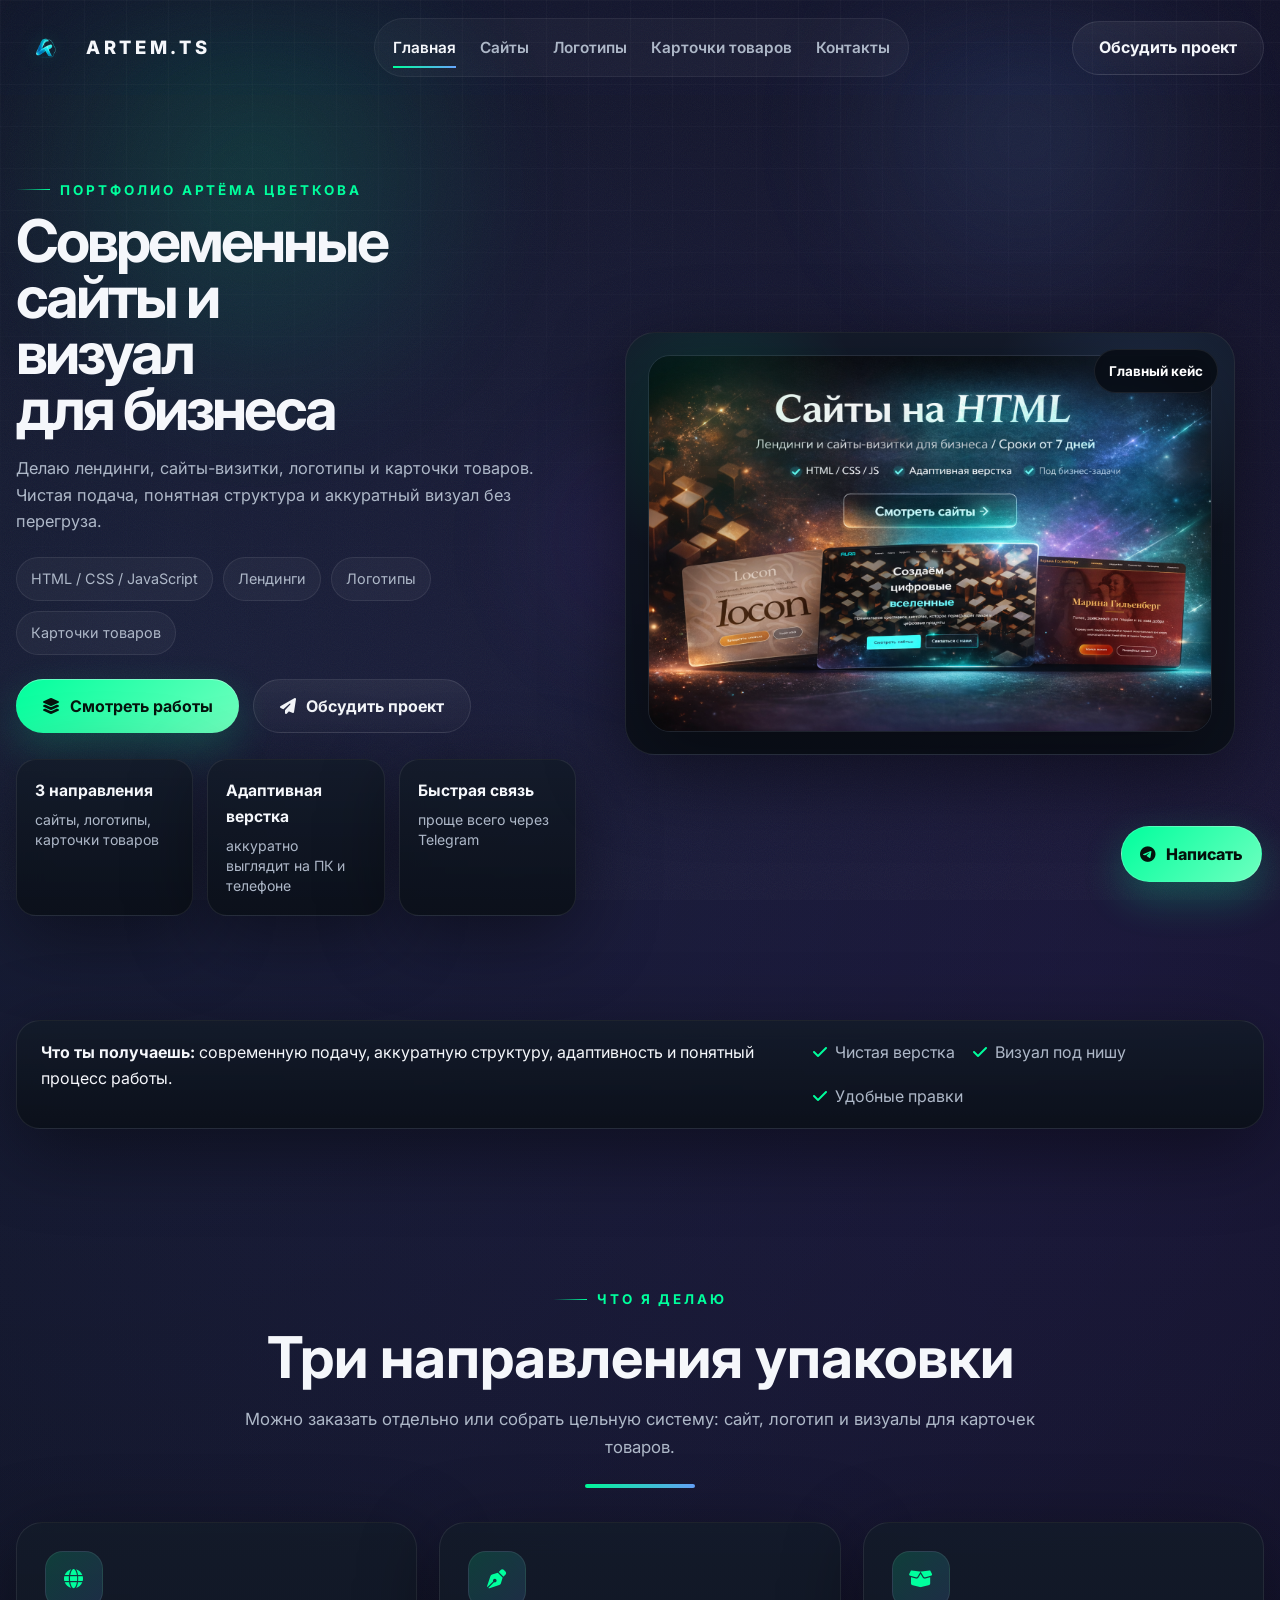
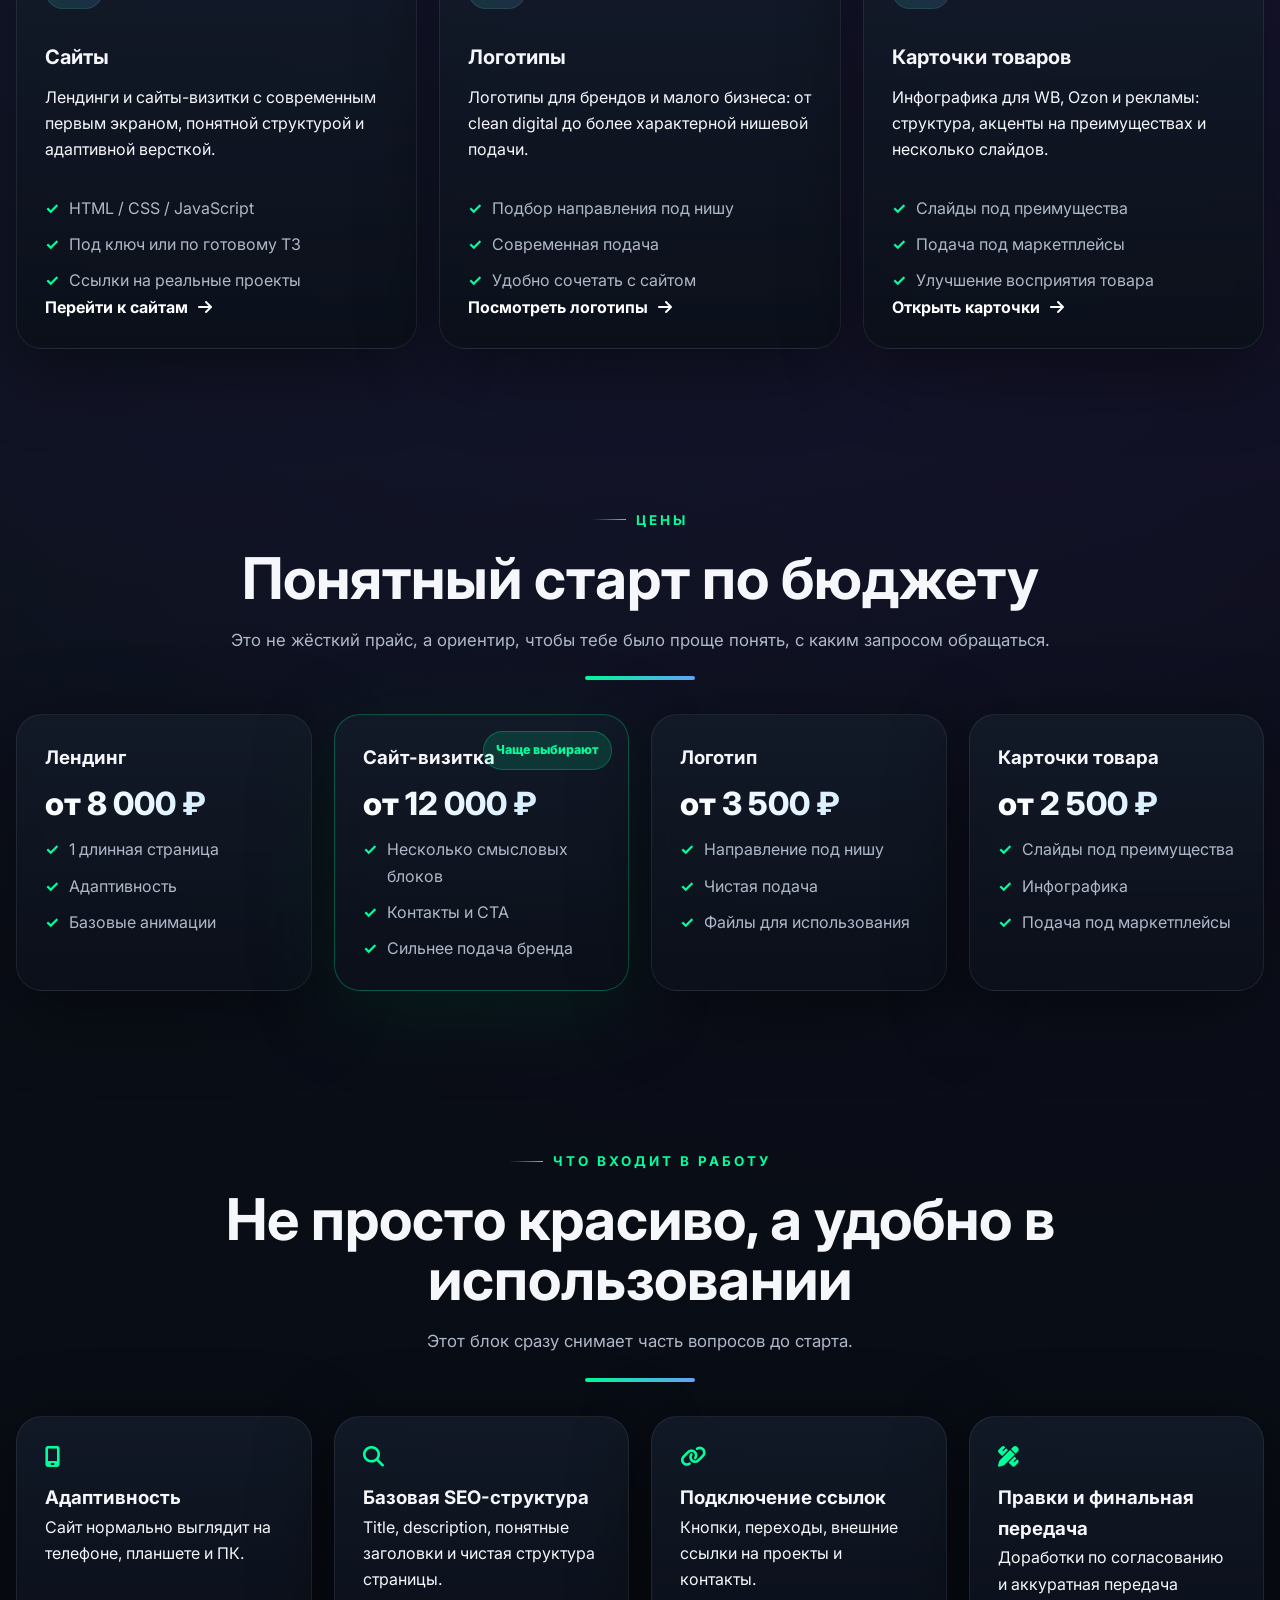
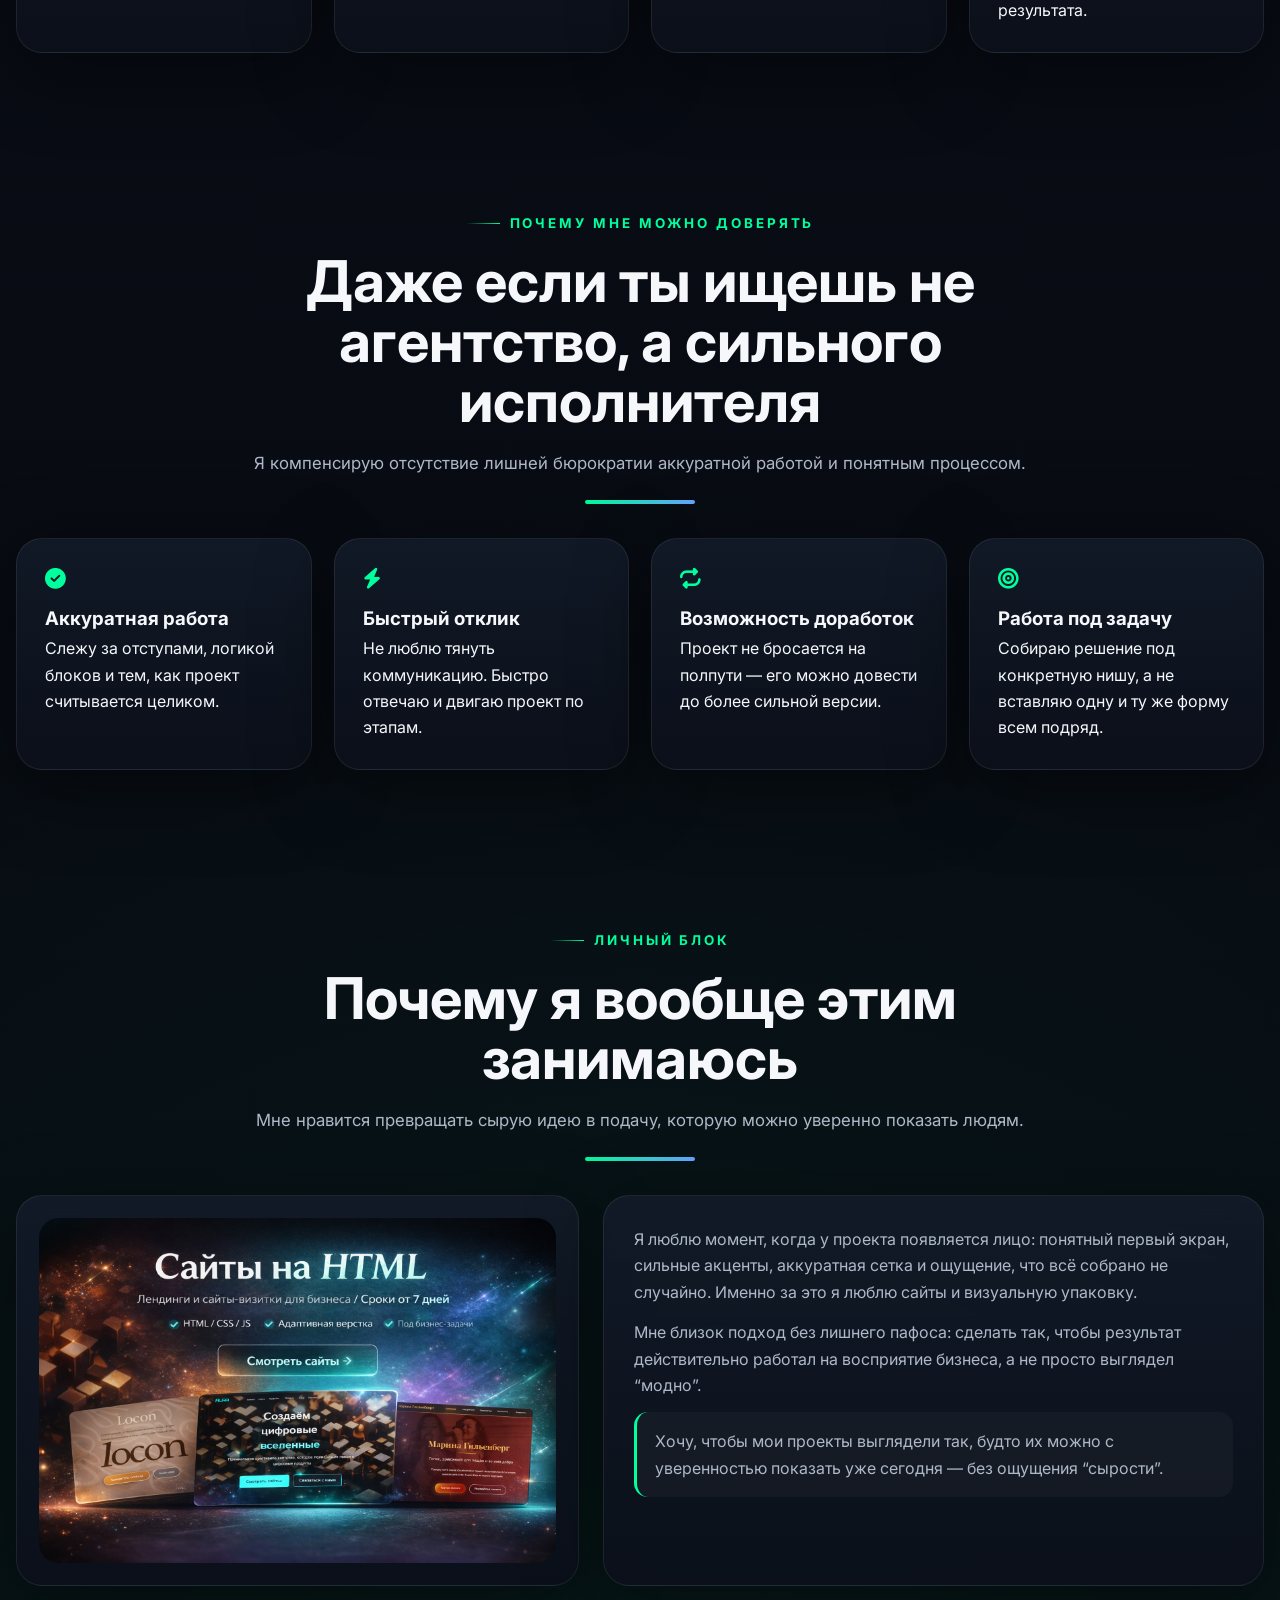
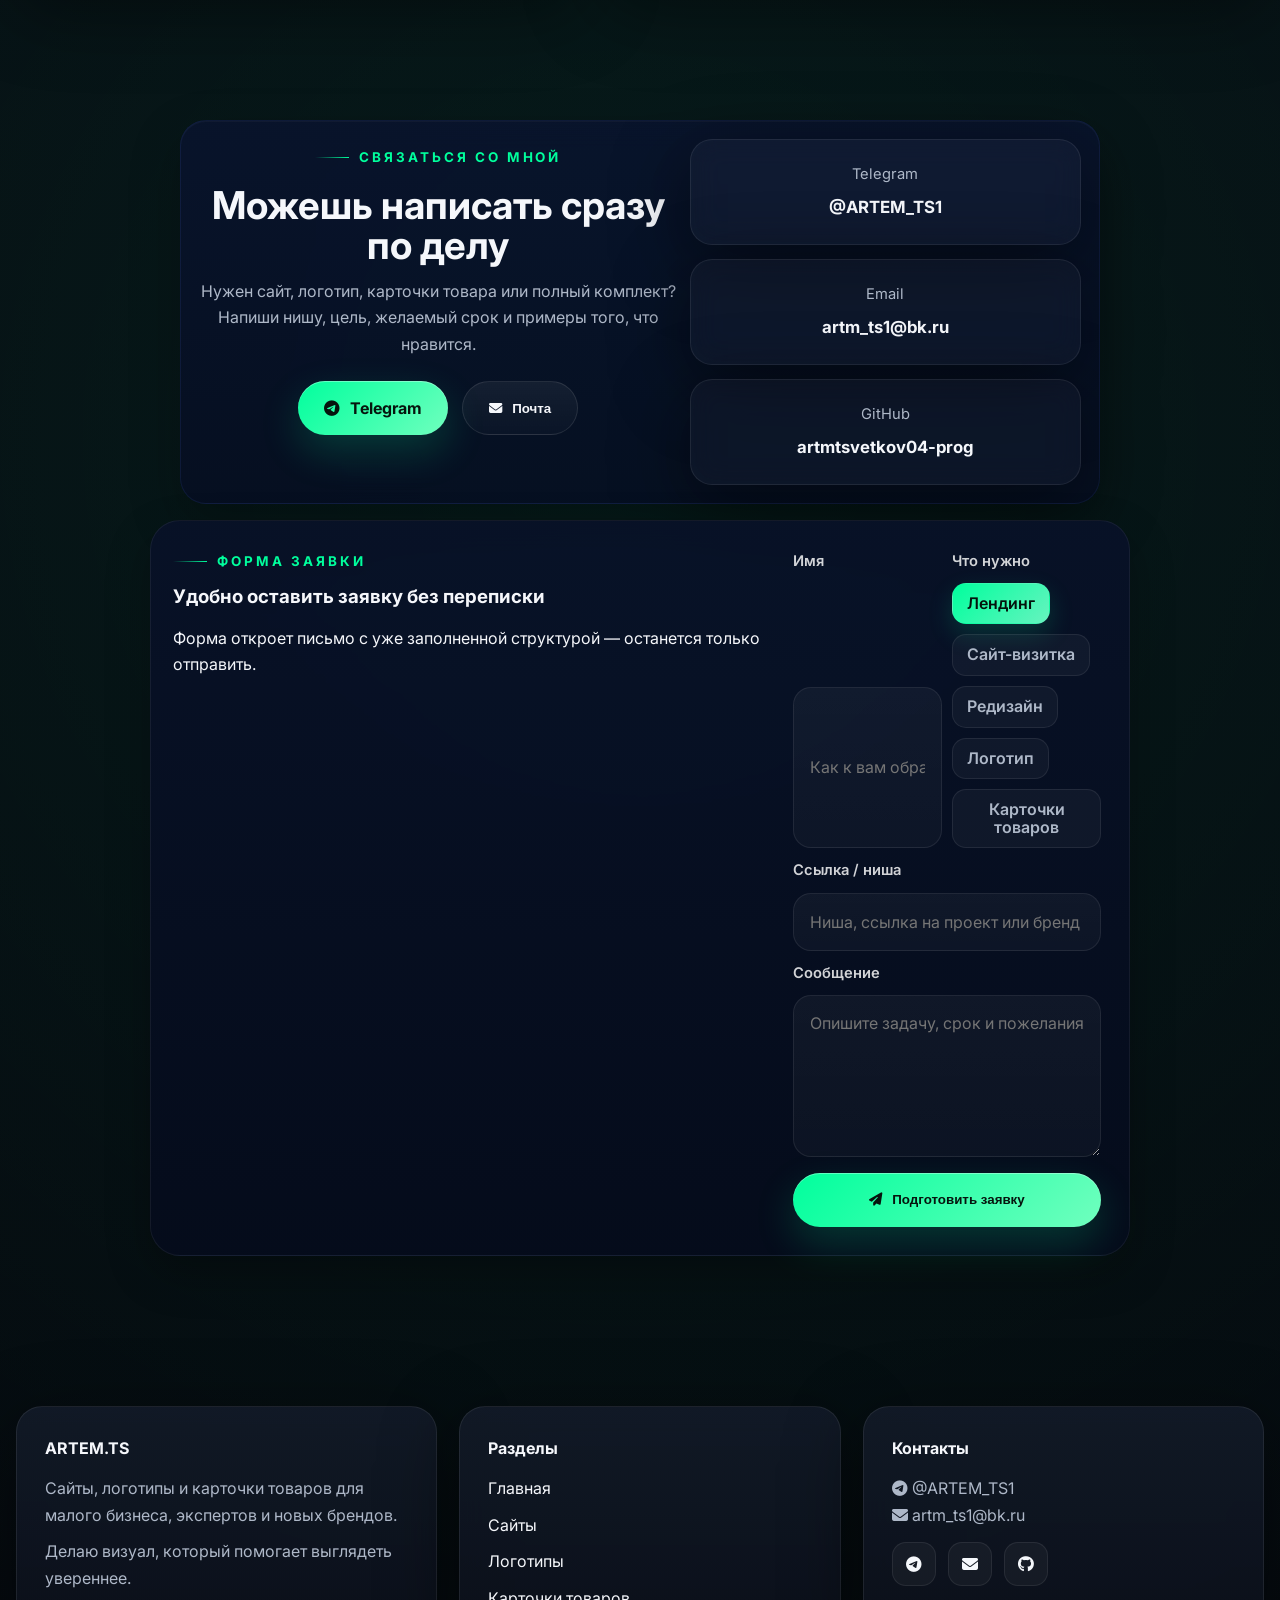
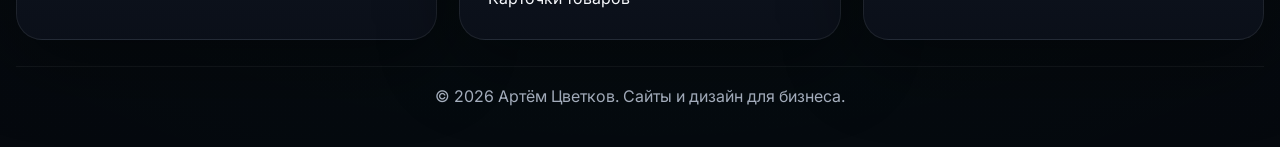
<file: index.html>
<!DOCTYPE html><html lang="ru"><head><meta charset="UTF-8"><meta name="viewport" content="width=device-width, initial-scale=1.0"><title>ARTEM TS | Сайты и дизайн для бизнеса</title><meta name="description" content="Портфолио Артёма Цветкова: сайты, логотипы и карточки товаров для бизнеса. Современная подача, адаптивная верстка и понятный процесс работы.">
  <meta property="og:title" content="ARTEM TS — сайты и дизайн для бизнеса">
  <meta property="og:description" content="Лендинги, сайты-визитки, логотипы и карточки товаров с сильной подачей.">
  <meta property="og:image" content="images/Photo.png">
  <meta property="og:type" content="website">
  <link rel="icon" type="image/svg+xml" href="favicon.png"><link rel="stylesheet" href="https://cdnjs.cloudflare.com/ajax/libs/font-awesome/6.4.0/css/all.min.css"><link href="https://fonts.googleapis.com/css2?family=Inter:wght@400;500;600;700;800;900&display=swap" rel="stylesheet"><link rel="stylesheet" href="style.css"></head><body><div class="bg-grid"></div><div class="bg-glow"></div><div class="noise"></div>
<a class="floating-contact" href="https://t.me/ARTEM_TS1" target="_blank" rel="noopener noreferrer" aria-label="Написать в Telegram"><i class="fab fa-telegram"></i><span>Написать</span></a>
<header><div class="container header-container"><a class="logo" href="index.html"><span class="logo-mark"><img src="images/artemts-logo.png" alt="Логотип ARTEM.TS"></span><span>ARTEM.TS</span></a><nav class="nav-links"><a href="index.html" class="active">Главная</a><a href="websites.html">Сайты</a><a href="logos.html">Логотипы</a><a href="product-cards.html">Карточки товаров</a><a href="#contact">Контакты</a></nav><div class="header-actions"><a href="#contact" class="btn btn-secondary">Обсудить проект</a><button class="mobile-menu-btn" aria-label="Открыть меню"><i class="fas fa-bars"></i></button></div></div></header><main>

<section class="hero hero-clean" id="home">
  <div class="container hero-clean-grid">
    <div class="hero-clean-copy">
      <span class="kicker fade-in">Портфолио Артёма Цветкова</span>
      <h1 class="hero-clean-title fade-in">Современные сайты и визуал<br>для бизнеса</h1>
      <p class="hero-clean-text fade-in">Делаю лендинги, сайты-визитки, логотипы и карточки товаров. Чистая подача, понятная структура и аккуратный визуал без перегруза.</p>

      <div class="hero-clean-tags fade-in">
        <span class="tag">HTML / CSS / JavaScript</span>
        <span class="tag">Лендинги</span>
        <span class="tag">Логотипы</span>
        <span class="tag">Карточки товаров</span>
      </div>

      <div class="hero-clean-actions fade-in">
        <a href="#portfolio-directions" class="btn btn-primary"><i class="fas fa-layer-group"></i> Смотреть работы</a>
        <a href="#contact" class="btn btn-secondary"><i class="fas fa-paper-plane"></i> Обсудить проект</a>
      </div>

      <div class="hero-clean-stats fade-in">
        <article class="hero-clean-stat card">
          <strong>3 направления</strong>
          <span>сайты, логотипы, карточки товаров</span>
        </article>
        <article class="hero-clean-stat card">
          <strong>Адаптивная верстка</strong>
          <span>аккуратно выглядит на ПК и телефоне</span>
        </article>
        <article class="hero-clean-stat card">
          <strong>Быстрая связь</strong>
          <span>проще всего через Telegram</span>
        </article>
      </div>
    </div>

    <div class="hero-clean-visual fade-in">
      <div class="hero-preview-card card">
        <div class="hero-preview-badge">Главный кейс</div>
        <img src="images/Photo.png" alt="Превью портфолио сайтов">
      </div>
    </div>
  </div>
</section>

<section class="trust-strip"><div class="container"><div class="trust-strip-inner card fade-in"><div><strong>Что ты получаешь:</strong> современную подачу, аккуратную структуру, адаптивность и понятный процесс работы.</div><div class="trust-items"><span><i class="fas fa-check"></i> Чистая верстка</span><span><i class="fas fa-check"></i> Визуал под нишу</span><span><i class="fas fa-check"></i> Удобные правки</span></div></div></div></section>
<section id="portfolio-directions"><div class="container"><div class="section-head"><span class="kicker fade-in">Что я делаю</span><h2 class="section-title fade-in">Три направления упаковки</h2><p class="section-subtitle fade-in">Можно заказать отдельно или собрать цельную систему: сайт, логотип и визуалы для карточек товаров.</p><div class="accent-line"></div></div><div class="direction-grid"><article class="direction-card card fade-in"><div class="direction-icon"><i class="fas fa-globe"></i></div><h3>Сайты</h3><p>Лендинги и сайты-визитки с современным первым экраном, понятной структурой и адаптивной версткой.</p><ul class="direction-list"><li>HTML / CSS / JavaScript</li><li>Под ключ или по готовому ТЗ</li><li>Ссылки на реальные проекты</li></ul><a href="websites.html" class="direction-link">Перейти к сайтам <i class="fas fa-arrow-right"></i></a></article><article class="direction-card card fade-in"><div class="direction-icon"><i class="fas fa-pen-nib"></i></div><h3>Логотипы</h3><p>Логотипы для брендов и малого бизнеса: от clean digital до более характерной нишевой подачи.</p><ul class="direction-list"><li>Подбор направления под нишу</li><li>Современная подача</li><li>Удобно сочетать с сайтом</li></ul><a href="logos.html" class="direction-link">Посмотреть логотипы <i class="fas fa-arrow-right"></i></a></article><article class="direction-card card fade-in"><div class="direction-icon"><i class="fas fa-box-open"></i></div><h3>Карточки товаров</h3><p>Инфографика для WB, Ozon и рекламы: структура, акценты на преимуществах и несколько слайдов.</p><ul class="direction-list"><li>Слайды под преимущества</li><li>Подача под маркетплейсы</li><li>Улучшение восприятия товара</li></ul><a href="product-cards.html" class="direction-link">Открыть карточки <i class="fas fa-arrow-right"></i></a></article></div></div></section>
<section class="pricing-section"><div class="container"><div class="section-head"><span class="kicker fade-in">Цены</span><h2 class="section-title fade-in">Понятный старт по бюджету</h2><p class="section-subtitle fade-in">Это не жёсткий прайс, а ориентир, чтобы тебе было проще понять, с каким запросом обращаться.</p><div class="accent-line"></div></div><div class="pricing-grid"><article class="pricing-card card fade-in"><h3>Лендинг</h3><div class="price">от 8 000 ₽</div><ul class="pricing-features"><li>1 длинная страница</li><li>Адаптивность</li><li>Базовые анимации</li></ul></article><article class="pricing-card card fade-in pricing-popular"><div class="popular-badge">Чаще выбирают</div><h3>Сайт-визитка</h3><div class="price">от 12 000 ₽</div><ul class="pricing-features"><li>Несколько смысловых блоков</li><li>Контакты и CTA</li><li>Сильнее подача бренда</li></ul></article><article class="pricing-card card fade-in"><h3>Логотип</h3><div class="price">от 3 500 ₽</div><ul class="pricing-features"><li>Направление под нишу</li><li>Чистая подача</li><li>Файлы для использования</li></ul></article><article class="pricing-card card fade-in"><h3>Карточки товара</h3><div class="price">от 2 500 ₽</div><ul class="pricing-features"><li>Слайды под преимущества</li><li>Инфографика</li><li>Подача под маркетплейсы</li></ul></article></div></div></section>
<section class="included-section"><div class="container"><div class="section-head"><span class="kicker fade-in">Что входит в работу</span><h2 class="section-title fade-in">Не просто красиво, а удобно в использовании</h2><p class="section-subtitle fade-in">Этот блок сразу снимает часть вопросов до старта.</p><div class="accent-line"></div></div><div class="included-grid"><article class="included-card card fade-in"><i class="fas fa-mobile-screen"></i><h3>Адаптивность</h3><p>Сайт нормально выглядит на телефоне, планшете и ПК.</p></article><article class="included-card card fade-in"><i class="fas fa-magnifying-glass"></i><h3>Базовая SEO-структура</h3><p>Title, description, понятные заголовки и чистая структура страницы.</p></article><article class="included-card card fade-in"><i class="fas fa-link"></i><h3>Подключение ссылок</h3><p>Кнопки, переходы, внешние ссылки на проекты и контакты.</p></article><article class="included-card card fade-in"><i class="fas fa-pen-ruler"></i><h3>Правки и финальная передача</h3><p>Доработки по согласованию и аккуратная передача результата.</p></article></div></div></section>
<section class="why-trust-section"><div class="container"><div class="section-head"><span class="kicker fade-in">Почему мне можно доверять</span><h2 class="section-title fade-in">Даже если ты ищешь не агентство, а сильного исполнителя</h2><p class="section-subtitle fade-in">Я компенсирую отсутствие лишней бюрократии аккуратной работой и понятным процессом.</p><div class="accent-line"></div></div><div class="trust-grid"><article class="trust-card card fade-in"><i class="fas fa-check-circle"></i><h3>Аккуратная работа</h3><p>Слежу за отступами, логикой блоков и тем, как проект считывается целиком.</p></article><article class="trust-card card fade-in"><i class="fas fa-bolt"></i><h3>Быстрый отклик</h3><p>Не люблю тянуть коммуникацию. Быстро отвечаю и двигаю проект по этапам.</p></article><article class="trust-card card fade-in"><i class="fas fa-repeat"></i><h3>Возможность доработок</h3><p>Проект не бросается на полпути — его можно довести до более сильной версии.</p></article><article class="trust-card card fade-in"><i class="fas fa-bullseye"></i><h3>Работа под задачу</h3><p>Собираю решение под конкретную нишу, а не вставляю одну и ту же форму всем подряд.</p></article></div></div></section>
<section id="about"><div class="container"><div class="section-head"><span class="kicker fade-in">Личный блок</span><h2 class="section-title fade-in">Почему я вообще этим занимаюсь</h2><p class="section-subtitle fade-in">Мне нравится превращать сырую идею в подачу, которую можно уверенно показать людям.</p><div class="accent-line"></div></div><div class="personal-grid"><div class="personal-photo card fade-in"><img src="images/Photo.png" alt="Работы Артёма Цветкова"></div><article class="about-copy card fade-in"><p>Я люблю момент, когда у проекта появляется лицо: понятный первый экран, сильные акценты, аккуратная сетка и ощущение, что всё собрано не случайно. Именно за это я люблю сайты и визуальную упаковку.</p><p>Мне близок подход без лишнего пафоса: сделать так, чтобы результат действительно работал на восприятие бизнеса, а не просто выглядел “модно”.</p><p class="personal-quote">Хочу, чтобы мои проекты выглядели так, будто их можно с уверенностью показать уже сегодня — без ощущения “сырости”.</p></article></div></div></section>
<section id="contact"><div class="container"><div class="contact-box contact-box-upgraded card fade-in"><div class="contact-copy"><span class="kicker">Связаться со мной</span><h2 class="section-title">Можешь написать сразу по делу</h2><p>Нужен сайт, логотип, карточки товара или полный комплект? Напиши нишу, цель, желаемый срок и примеры того, что нравится.</p><div class="contact-inline"><a href="https://t.me/ARTEM_TS1" target="_blank" class="btn btn-primary"><i class="fab fa-telegram"></i> Telegram</a><button class="btn btn-secondary email-btn"><i class="fas fa-envelope"></i> Почта</button></div></div><div class="contact-side"><div class="contact-detail card"><span>Telegram</span><strong>@ARTEM_TS1</strong></div><div class="contact-detail card"><span>Email</span><strong>artm_ts1@bk.ru</strong></div><div class="contact-detail card"><span>GitHub</span><strong>artmtsvetkov04-prog</strong></div></div></div><div class="lead-form-wrap card fade-in"><div class="lead-form-copy"><span class="kicker">Форма заявки</span><h3>Удобно оставить заявку без переписки</h3><p>Форма откроет письмо с уже заполненной структурой — останется только отправить.</p></div><form class="lead-form" data-mail-form><div class="form-grid"><label><span>Имя</span><input type="text" name="name" placeholder="Как к вам обращаться"></label><label><span>Что нужно</span><div class="service-picker" data-service-picker>
  <input type="hidden" name="service" value="Лендинг">
  <div class="service-options">
    <button type="button" class="service-option is-active" data-value="Лендинг">Лендинг</button>
    <button type="button" class="service-option" data-value="Сайт-визитка">Сайт-визитка</button>
    <button type="button" class="service-option" data-value="Редизайн">Редизайн</button>
    <button type="button" class="service-option" data-value="Логотип">Логотип</button>
    <button type="button" class="service-option" data-value="Карточки товаров">Карточки товаров</button>
  </div>
</div></label></div><label><span>Ссылка / ниша</span><input type="text" name="niche" placeholder="Ниша, ссылка на проект или бренд"></label><label><span>Сообщение</span><textarea name="message" rows="5" placeholder="Опишите задачу, срок и пожелания"></textarea></label><button type="submit" class="btn btn-primary"><i class="fas fa-paper-plane"></i> Подготовить заявку</button></form></div></div></section></main><footer><div class="container"><div class="footer-grid"><div class="footer-box card"><h4>ARTEM.TS</h4><p>Сайты, логотипы и карточки товаров для малого бизнеса, экспертов и новых брендов.</p><p class="footer-slogan">Делаю визуал, который помогает выглядеть увереннее.</p></div><div class="footer-box card"><h4>Разделы</h4><div class="footer-links"><a href="index.html">Главная</a><a href="websites.html">Сайты</a><a href="logos.html">Логотипы</a><a href="product-cards.html">Карточки товаров</a></div></div><div class="footer-box card"><h4>Контакты</h4><p><i class="fab fa-telegram"></i> @ARTEM_TS1</p><p><i class="fas fa-envelope"></i> artm_ts1@bk.ru</p><div class="footer-social"><a href="https://t.me/ARTEM_TS1" target="_blank" class="social-icon"><i class="fab fa-telegram"></i></a><a href="mailto:artm_ts1@bk.ru" class="social-icon"><i class="fas fa-envelope"></i></a><a href="https://github.com/artmtsvetkov04-prog" target="_blank" class="social-icon"><i class="fab fa-github"></i></a></div></div></div><div class="footer-bottom">© <span id="current-year"></span> Артём Цветков. Сайты и дизайн для бизнеса.</div></div></footer><script src="script.js"></script></body></html>
</file>
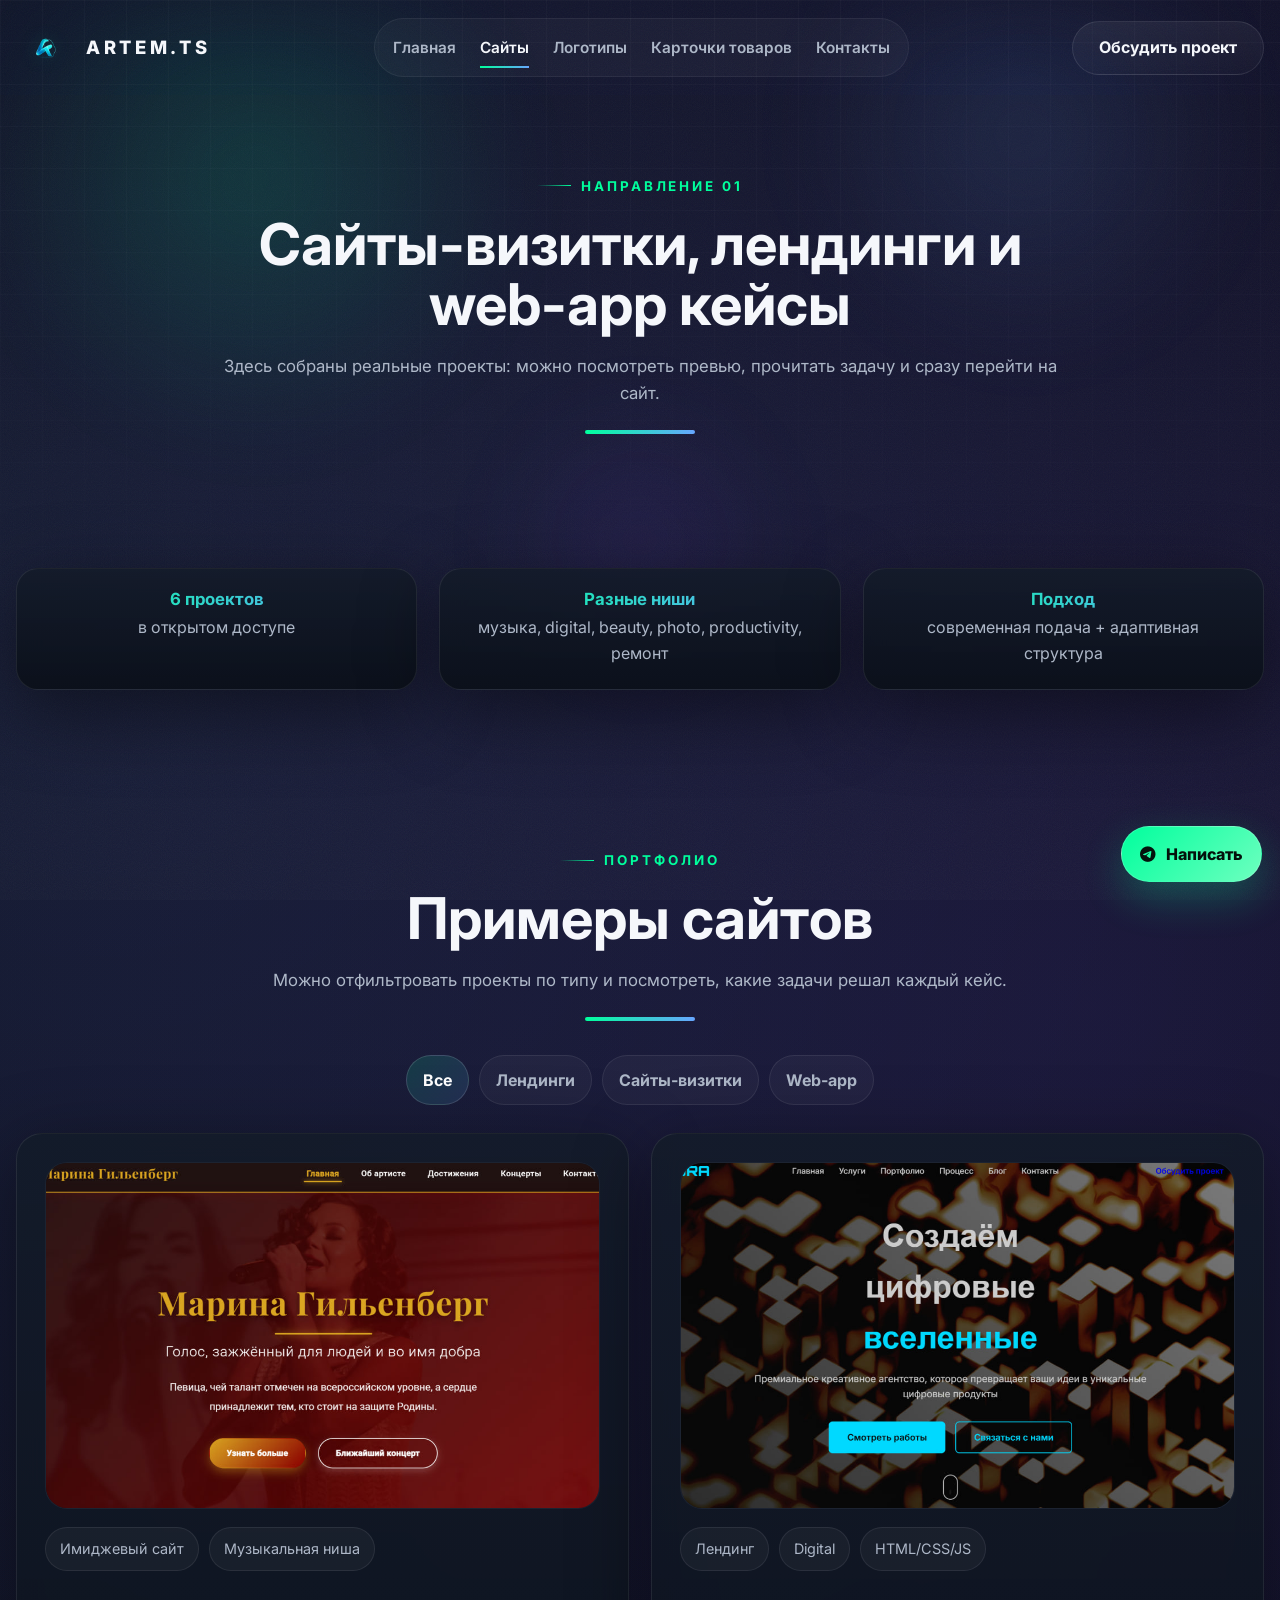
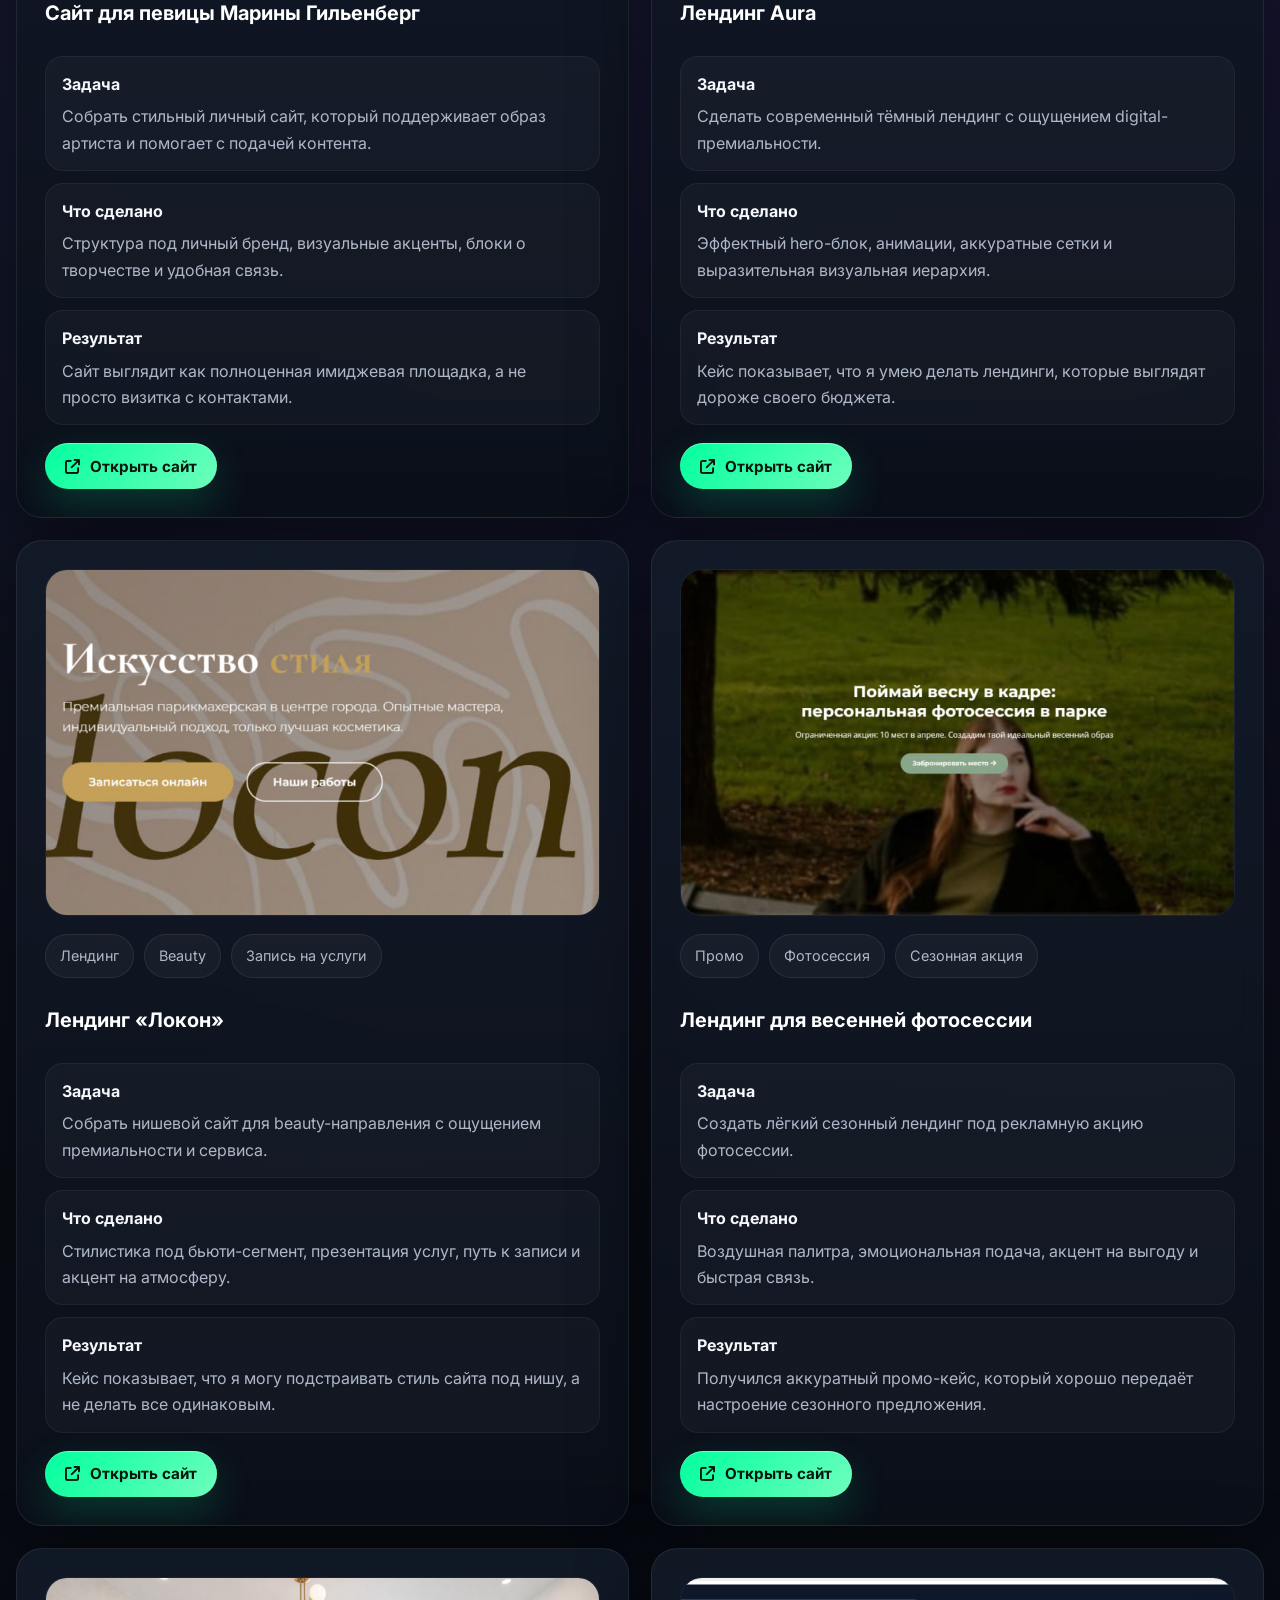
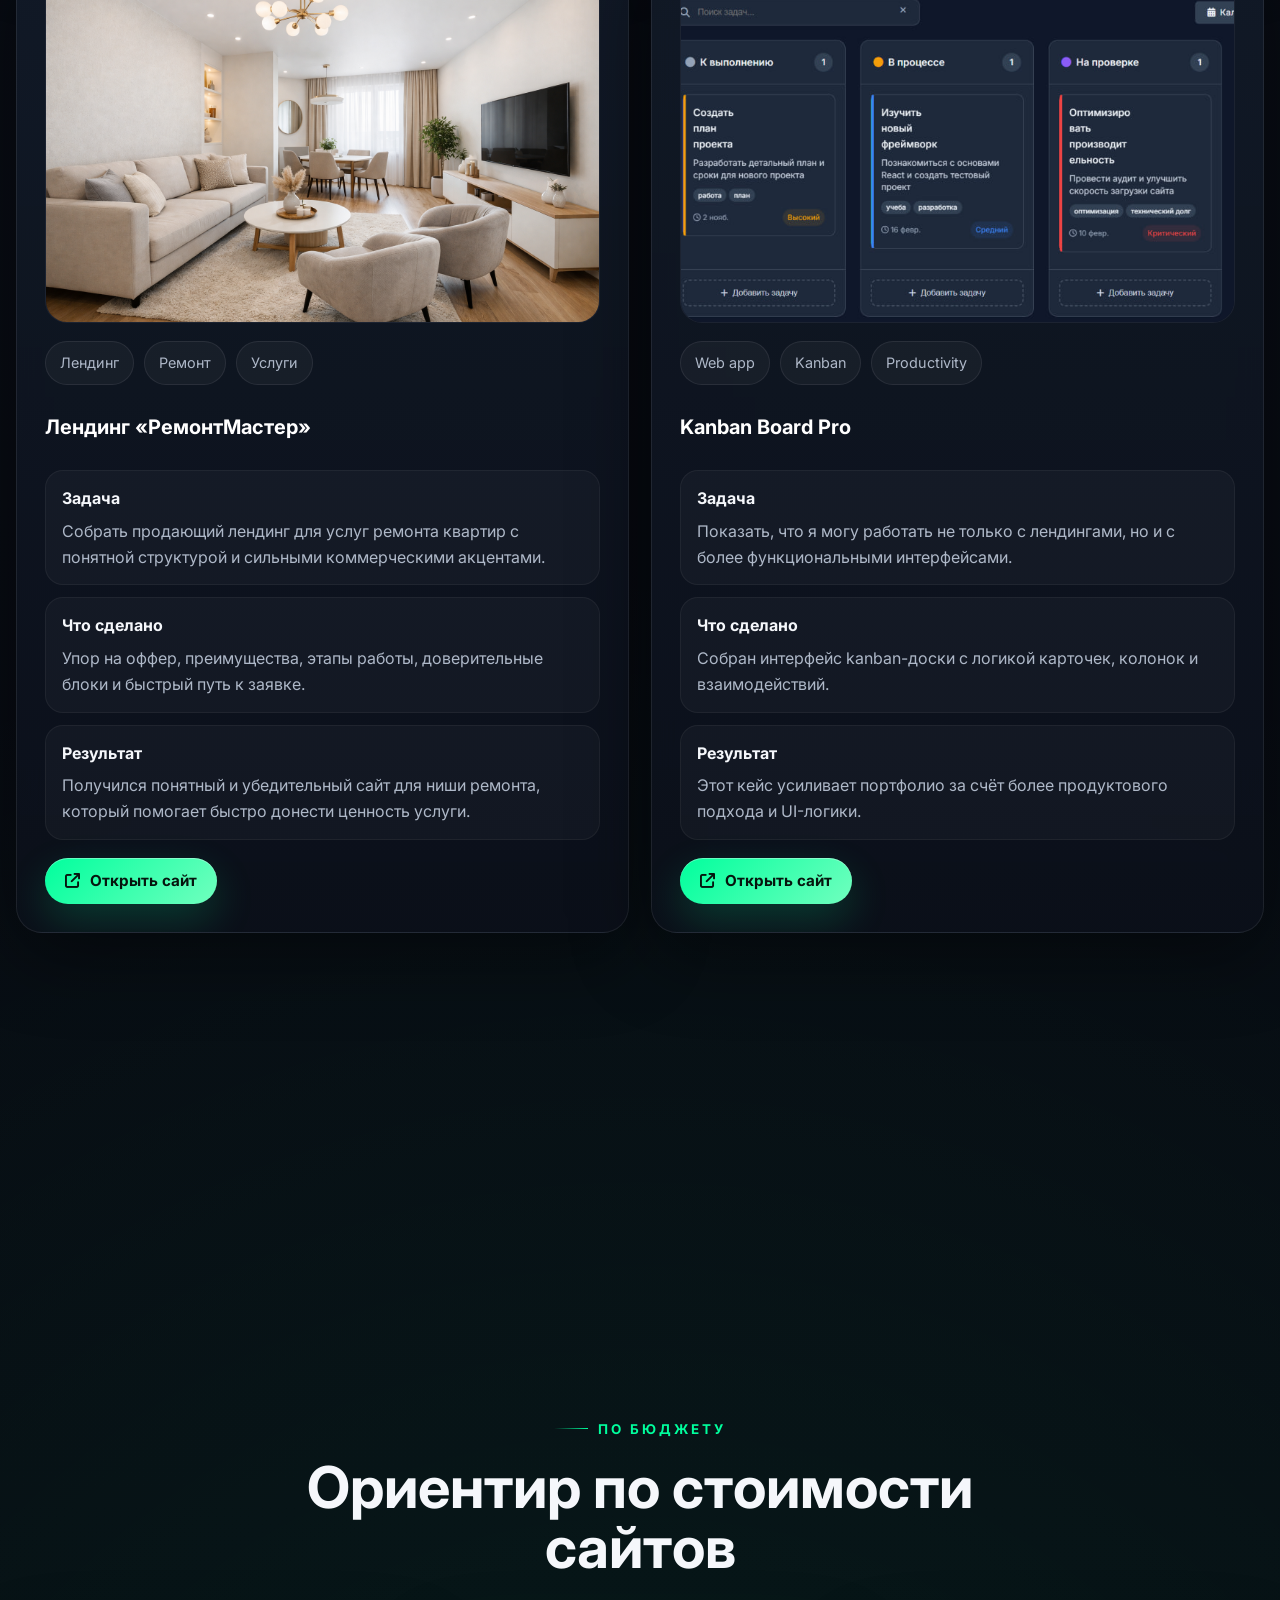
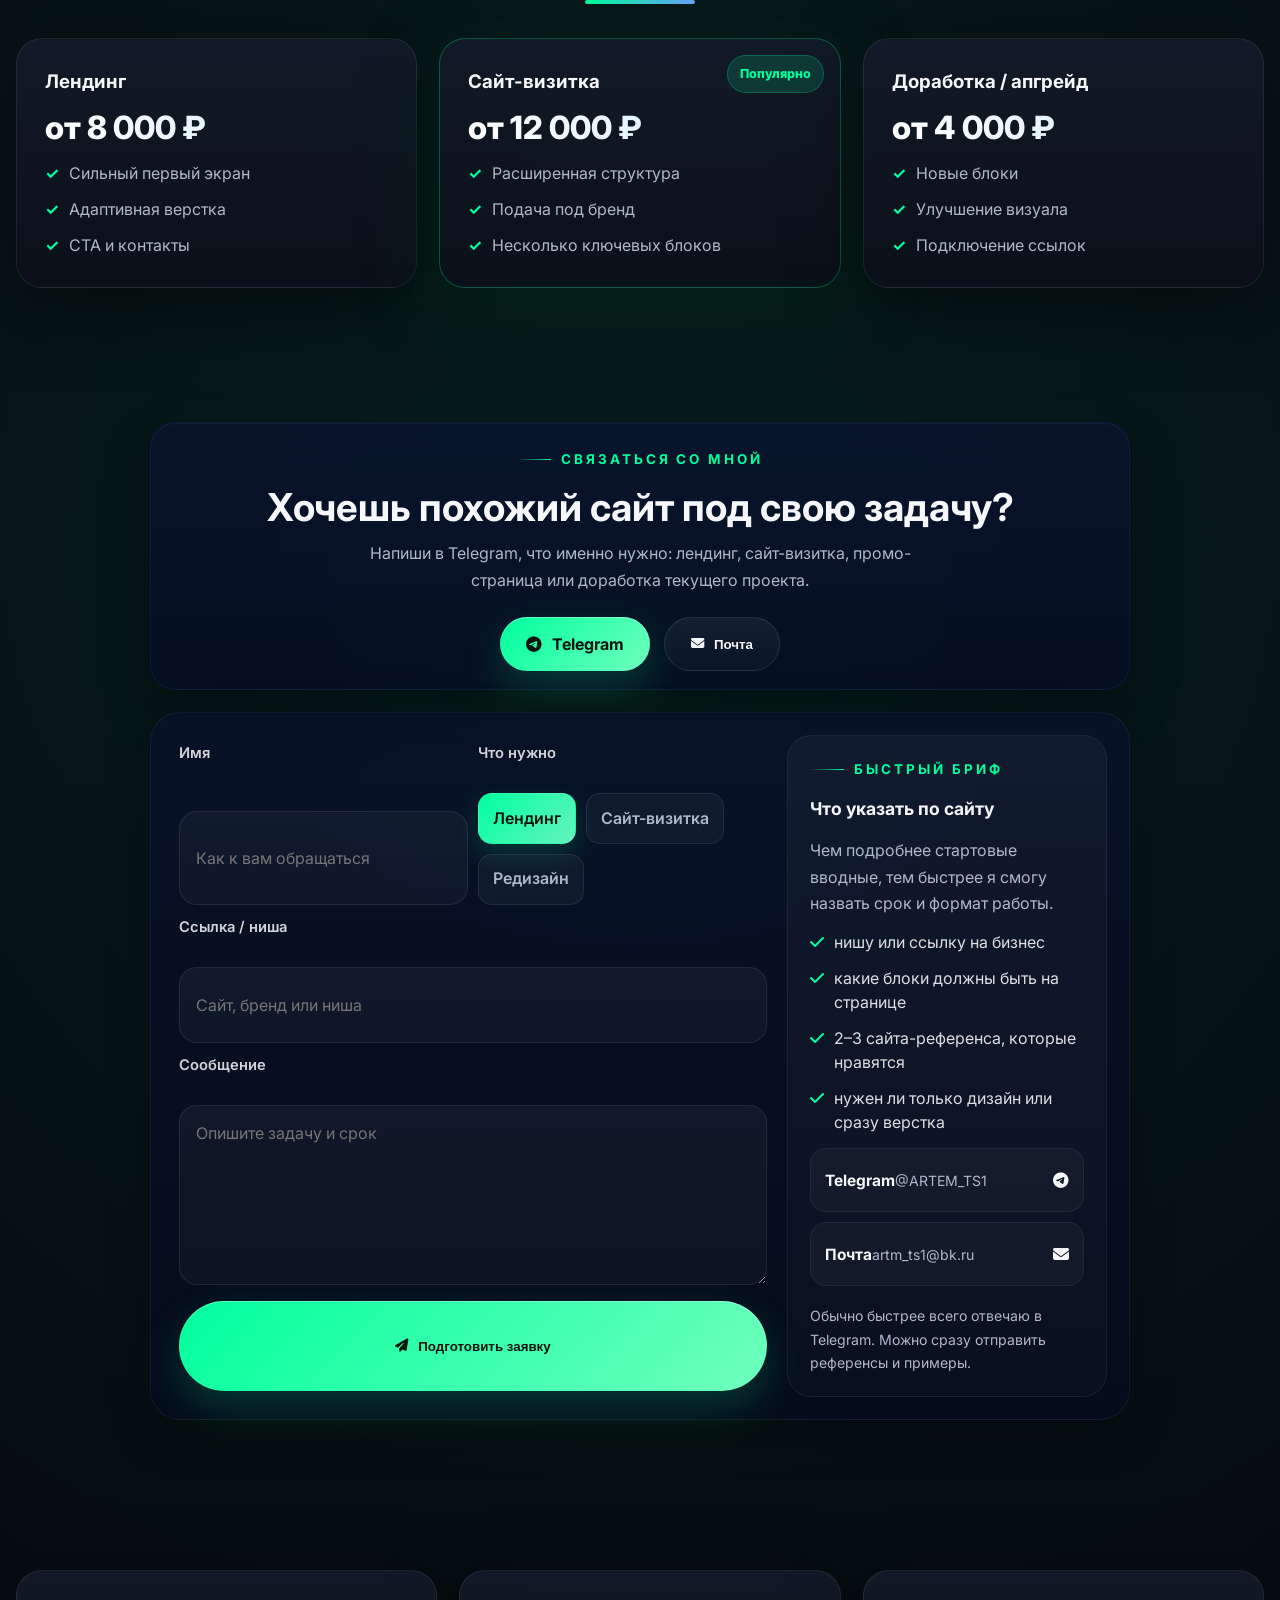
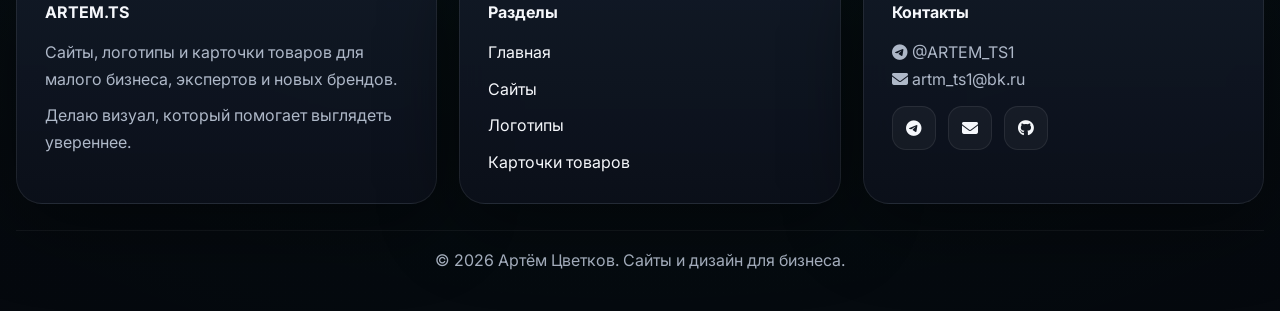
<file: websites.html>
<!DOCTYPE html><html lang="ru"><head><meta charset="UTF-8"><meta name="viewport" content="width=device-width, initial-scale=1.0"><title>Сайты | ARTEM TS</title><meta name="description" content="Портфолио Артёма Цветкова: сайты, логотипы и карточки товаров для бизнеса. Современная подача, адаптивная верстка и понятный процесс работы.">
  <meta property="og:title" content="ARTEM TS — сайты и дизайн для бизнеса">
  <meta property="og:description" content="Лендинги, сайты-визитки, логотипы и карточки товаров с сильной подачей.">
  <meta property="og:image" content="images/Photo.png">
  <meta property="og:type" content="website">
  <link rel="icon" type="image/svg+xml" href="favicon.png"><link rel="stylesheet" href="https://cdnjs.cloudflare.com/ajax/libs/font-awesome/6.4.0/css/all.min.css"><link href="https://fonts.googleapis.com/css2?family=Inter:wght@400;500;600;700;800;900&display=swap" rel="stylesheet"><link rel="stylesheet" href="style.css"></head><body><div class="bg-grid"></div><div class="bg-glow"></div><div class="noise"></div>
<a class="floating-contact" href="https://t.me/ARTEM_TS1" target="_blank" rel="noopener noreferrer" aria-label="Написать в Telegram"><i class="fab fa-telegram"></i><span>Написать</span></a>
<header><div class="container header-container"><a class="logo" href="index.html"><span class="logo-mark"><img src="images/artemts-logo.png" alt="Логотип ARTEM.TS"></span><span>ARTEM.TS</span></a><nav class="nav-links"><a href="index.html">Главная</a><a href="websites.html" class="active">Сайты</a><a href="logos.html">Логотипы</a><a href="product-cards.html">Карточки товаров</a><a href="#contact">Контакты</a></nav><div class="header-actions"><a href="#contact" class="btn btn-secondary">Обсудить проект</a><button class="mobile-menu-btn" aria-label="Открыть меню"><i class="fas fa-bars"></i></button></div></div></header><main><section class="page-hero"><div class="container"><div class="section-head"><span class="kicker fade-in">Направление 01</span><h1 class="section-title fade-in">Сайты-визитки, лендинги и web-app кейсы</h1><p class="section-subtitle fade-in">Здесь собраны реальные проекты: можно посмотреть превью, прочитать задачу и сразу перейти на сайт.</p><div class="accent-line"></div></div></div></section>
<section class="portfolio-highlights"><div class="container"><div class="stats-row"><article class="stat-card card fade-in"><strong>6 проектов</strong><span>в открытом доступе</span></article><article class="stat-card card fade-in"><strong>Разные ниши</strong><span>музыка, digital, beauty, photo, productivity, ремонт</span></article><article class="stat-card card fade-in"><strong>Подход</strong><span>современная подача + адаптивная структура</span></article></div></div></section>
<section><div class="container"><div class="section-head"><span class="kicker fade-in">Портфолио</span><h2 class="section-title fade-in">Примеры сайтов</h2><p class="section-subtitle fade-in">Можно отфильтровать проекты по типу и посмотреть, какие задачи решал каждый кейс.</p><div class="accent-line"></div></div><div class="filter-bar fade-in"><button class="filter-btn active" data-filter-group="sites" data-filter="all">Все</button><button class="filter-btn" data-filter-group="sites" data-filter="landing">Лендинги</button><button class="filter-btn" data-filter-group="sites" data-filter="business">Сайты-визитки</button><button class="filter-btn" data-filter-group="sites" data-filter="webapp">Web-app</button></div><div class="showcase-grid">
<article class="showcase-card case-card card fade-in" data-group="sites" data-category="business"><div class="showcase-image"><a href="https://marinagil.ru/" target="_blank" rel="noopener noreferrer"><img src="images/marinagil.jpg" alt="Сайт для певицы Марины Гильенберг"></a></div><div class="project-badges"><span class="tag">Имиджевый сайт</span><span class="tag">Музыкальная ниша</span></div><h3><a class="project-link" href="https://marinagil.ru/" target="_blank" rel="noopener noreferrer">Сайт для певицы Марины Гильенберг</a></h3><div class="case-list"><div><strong>Задача</strong><p>Собрать стильный личный сайт, который поддерживает образ артиста и помогает с подачей контента.</p></div><div><strong>Что сделано</strong><p>Структура под личный бренд, визуальные акценты, блоки о творчестве и удобная связь.</p></div><div><strong>Результат</strong><p>Сайт выглядит как полноценная имиджевая площадка, а не просто визитка с контактами.</p></div></div><div class="card-actions"><a class="btn btn-primary btn-small" href="https://marinagil.ru/" target="_blank"><i class="fas fa-arrow-up-right-from-square"></i> Открыть сайт</a></div></article>
<article class="showcase-card case-card card fade-in" data-group="sites" data-category="landing"><div class="showcase-image"><a href="https://artmtsvetkov04-prog.github.io/aura-website/" target="_blank" rel="noopener noreferrer"><img src="images/aura.jpg" alt="Лендинг Aura"></a></div><div class="project-badges"><span class="tag">Лендинг</span><span class="tag">Digital</span><span class="tag">HTML/CSS/JS</span></div><h3><a class="project-link" href="https://artmtsvetkov04-prog.github.io/aura-website/" target="_blank">Лендинг Aura</a></h3><div class="case-list"><div><strong>Задача</strong><p>Сделать современный тёмный лендинг с ощущением digital-премиальности.</p></div><div><strong>Что сделано</strong><p>Эффектный hero-блок, анимации, аккуратные сетки и выразительная визуальная иерархия.</p></div><div><strong>Результат</strong><p>Кейс показывает, что я умею делать лендинги, которые выглядят дороже своего бюджета.</p></div></div><div class="card-actions"><a class="btn btn-primary btn-small" href="https://artmtsvetkov04-prog.github.io/aura-website/" target="_blank"><i class="fas fa-arrow-up-right-from-square"></i> Открыть сайт</a></div></article>
<article class="showcase-card case-card card fade-in" data-group="sites" data-category="landing"><div class="showcase-image"><a href="https://artmtsvetkov04-prog.github.io/barbershop/" target="_blank" rel="noopener noreferrer"><img src="images/barbershop-lokon.jpg" alt="Лендинг Локон"></a></div><div class="project-badges"><span class="tag">Лендинг</span><span class="tag">Beauty</span><span class="tag">Запись на услуги</span></div><h3><a class="project-link" href="https://artmtsvetkov04-prog.github.io/barbershop/" target="_blank">Лендинг «Локон»</a></h3><div class="case-list"><div><strong>Задача</strong><p>Собрать нишевой сайт для beauty-направления с ощущением премиальности и сервиса.</p></div><div><strong>Что сделано</strong><p>Стилистика под бьюти-сегмент, презентация услуг, путь к записи и акцент на атмосферу.</p></div><div><strong>Результат</strong><p>Кейс показывает, что я могу подстраивать стиль сайта под нишу, а не делать все одинаковым.</p></div></div><div class="card-actions"><a class="btn btn-primary btn-small" href="https://artmtsvetkov04-prog.github.io/barbershop/" target="_blank"><i class="fas fa-arrow-up-right-from-square"></i> Открыть сайт</a></div></article>
<article class="showcase-card case-card card fade-in" data-group="sites" data-category="landing"><div class="showcase-image"><a href="https://artmtsvetkov04-prog.github.io/spring-photo-landing/" target="_blank" rel="noopener noreferrer"><img src="images/spring-photo.jpg" alt="Лендинг для весенней фотосессии"></a></div><div class="project-badges"><span class="tag">Промо</span><span class="tag">Фотосессия</span><span class="tag">Сезонная акция</span></div><h3><a class="project-link" href="https://artmtsvetkov04-prog.github.io/spring-photo-landing/" target="_blank">Лендинг для весенней фотосессии</a></h3><div class="case-list"><div><strong>Задача</strong><p>Создать лёгкий сезонный лендинг под рекламную акцию фотосессии.</p></div><div><strong>Что сделано</strong><p>Воздушная палитра, эмоциональная подача, акцент на выгоду и быстрая связь.</p></div><div><strong>Результат</strong><p>Получился аккуратный промо-кейс, который хорошо передаёт настроение сезонного предложения.</p></div></div><div class="card-actions"><a class="btn btn-primary btn-small" href="https://artmtsvetkov04-prog.github.io/spring-photo-landing/" target="_blank"><i class="fas fa-arrow-up-right-from-square"></i> Открыть сайт</a></div></article>
<article class="showcase-card case-card card fade-in" data-group="sites" data-category="landing"><div class="showcase-image"><a href="https://artmtsvetkov04-prog.github.io/remont-landing/" target="_blank" rel="noopener noreferrer"><img src="images/remont-landing.jpg" alt="Лендинг РемонтМастер"></a></div><div class="project-badges"><span class="tag">Лендинг</span><span class="tag">Ремонт</span><span class="tag">Услуги</span></div><h3><a class="project-link" href="https://artmtsvetkov04-prog.github.io/remont-landing/" target="_blank">Лендинг «РемонтМастер»</a></h3><div class="case-list"><div><strong>Задача</strong><p>Собрать продающий лендинг для услуг ремонта квартир с понятной структурой и сильными коммерческими акцентами.</p></div><div><strong>Что сделано</strong><p>Упор на оффер, преимущества, этапы работы, доверительные блоки и быстрый путь к заявке.</p></div><div><strong>Результат</strong><p>Получился понятный и убедительный сайт для ниши ремонта, который помогает быстро донести ценность услуги.</p></div></div><div class="card-actions"><a class="btn btn-primary btn-small" href="https://artmtsvetkov04-prog.github.io/remont-landing/" target="_blank"><i class="fas fa-arrow-up-right-from-square"></i> Открыть сайт</a></div></article>
<article class="showcase-card case-card card fade-in" data-group="sites" data-category="webapp"><div class="showcase-image"><a href="https://artmtsvetkov04-prog.github.io/kanban-board/" target="_blank" rel="noopener noreferrer"><img src="images/kanban-board.jpg" alt="Kanban Board Pro"></a></div><div class="project-badges"><span class="tag">Web app</span><span class="tag">Kanban</span><span class="tag">Productivity</span></div><h3><a class="project-link" href="https://artmtsvetkov04-prog.github.io/kanban-board/" target="_blank">Kanban Board Pro</a></h3><div class="case-list"><div><strong>Задача</strong><p>Показать, что я могу работать не только с лендингами, но и с более функциональными интерфейсами.</p></div><div><strong>Что сделано</strong><p>Собран интерфейс kanban-доски с логикой карточек, колонок и взаимодействий.</p></div><div><strong>Результат</strong><p>Этот кейс усиливает портфолио за счёт более продуктового подхода и UI-логики.</p></div></div><div class="card-actions"><a class="btn btn-primary btn-small" href="https://artmtsvetkov04-prog.github.io/kanban-board/" target="_blank"><i class="fas fa-arrow-up-right-from-square"></i> Открыть сайт</a></div></article>
</div></div></section>
<section class="cta-inline-section"><div class="container"><div class="cta-inline card fade-in"><div><span class="kicker">CTA по сайтам</span><h2>Нужен похожий сайт?</h2><p>Могу собрать лендинг или сайт-визитку под твою нишу с современным визуалом и понятной структурой.</p></div><a href="#contact" class="btn btn-primary">Обсудить сайт</a></div></div></section>
<section class="pricing-section"><div class="container"><div class="section-head"><span class="kicker fade-in">По бюджету</span><h2 class="section-title fade-in">Ориентир по стоимости сайтов</h2><div class="accent-line"></div></div><div class="pricing-grid pricing-grid-3"><article class="pricing-card card fade-in"><h3>Лендинг</h3><div class="price">от 8 000 ₽</div><ul class="pricing-features"><li>Сильный первый экран</li><li>Адаптивная верстка</li><li>CTA и контакты</li></ul></article><article class="pricing-card card fade-in pricing-popular"><div class="popular-badge">Популярно</div><h3>Сайт-визитка</h3><div class="price">от 12 000 ₽</div><ul class="pricing-features"><li>Расширенная структура</li><li>Подача под бренд</li><li>Несколько ключевых блоков</li></ul></article><article class="pricing-card card fade-in"><h3>Доработка / апгрейд</h3><div class="price">от 4 000 ₽</div><ul class="pricing-features"><li>Новые блоки</li><li>Улучшение визуала</li><li>Подключение ссылок</li></ul></article></div></div></section>
<section id="contact"><div class="container"><div class="contact-box contact-box-upgraded card fade-in contact-box-centered"><div class="contact-copy"><span class="kicker">Связаться со мной</span><h2 class="section-title">Хочешь похожий сайт под свою задачу?</h2><p>Напиши в Telegram, что именно нужно: лендинг, сайт-визитка, промо-страница или доработка текущего проекта.</p><div class="contact-inline"><a href="https://t.me/ARTEM_TS1" target="_blank" class="btn btn-primary"><i class="fab fa-telegram"></i> Telegram</a><button class="btn btn-secondary email-btn"><i class="fas fa-envelope"></i> Почта</button></div></div></div><div class="lead-form-wrap card fade-in"><form class="lead-form" data-mail-form><div class="form-grid"><label><span>Имя</span><input type="text" name="name" placeholder="Как к вам обращаться"></label><label><span>Что нужно</span><div class="service-picker" data-service-picker><input type="hidden" name="service" value="Лендинг"><div class="service-options"><button class="service-option is-active" type="button" data-value="Лендинг">Лендинг</button><button class="service-option" type="button" data-value="Сайт-визитка">Сайт-визитка</button><button class="service-option" type="button" data-value="Редизайн">Редизайн</button></div></div></label></div><label><span>Ссылка / ниша</span><input type="text" name="niche" placeholder="Сайт, бренд или ниша"></label><label><span>Сообщение</span><textarea name="message" rows="5" placeholder="Опишите задачу и срок"></textarea></label><button type="submit" class="btn btn-primary"><i class="fas fa-paper-plane"></i> Подготовить заявку</button></form><aside class="lead-form-aside"><span class="kicker">Быстрый бриф</span><h3>Что указать по сайту</h3><p>Чем подробнее стартовые вводные, тем быстрее я смогу назвать срок и формат работы.</p><ul class="aside-list"><li><i class="fas fa-check"></i><span>нишу или ссылку на бизнес</span></li><li><i class="fas fa-check"></i><span>какие блоки должны быть на странице</span></li><li><i class="fas fa-check"></i><span>2–3 сайта-референса, которые нравятся</span></li><li><i class="fas fa-check"></i><span>нужен ли только дизайн или сразу верстка</span></li></ul><div class="contact-quick-actions"><a class="contact-quick-chip" href="https://t.me/ARTEM_TS1" target="_blank"><div><strong>Telegram</strong><span>@ARTEM_TS1</span></div><i class="fab fa-telegram"></i></a><a class="contact-quick-chip" href="mailto:artm_ts1@bk.ru"><div><strong>Почта</strong><span>artm_ts1@bk.ru</span></div><i class="fas fa-envelope"></i></a></div><div class="contact-mini-note">Обычно быстрее всего отвечаю в Telegram. Можно сразу отправить референсы и примеры.</div></aside></div></div></section></main><footer><div class="container"><div class="footer-grid"><div class="footer-box card"><h4>ARTEM.TS</h4><p>Сайты, логотипы и карточки товаров для малого бизнеса, экспертов и новых брендов.</p><p class="footer-slogan">Делаю визуал, который помогает выглядеть увереннее.</p></div><div class="footer-box card"><h4>Разделы</h4><div class="footer-links"><a href="index.html">Главная</a><a href="websites.html">Сайты</a><a href="logos.html">Логотипы</a><a href="product-cards.html">Карточки товаров</a></div></div><div class="footer-box card"><h4>Контакты</h4><p><i class="fab fa-telegram"></i> @ARTEM_TS1</p><p><i class="fas fa-envelope"></i> artm_ts1@bk.ru</p><div class="footer-social"><a href="https://t.me/ARTEM_TS1" target="_blank" class="social-icon"><i class="fab fa-telegram"></i></a><a href="mailto:artm_ts1@bk.ru" class="social-icon"><i class="fas fa-envelope"></i></a><a href="https://github.com/artmtsvetkov04-prog" target="_blank" class="social-icon"><i class="fab fa-github"></i></a></div></div></div><div class="footer-bottom">© <span id="current-year"></span> Артём Цветков. Сайты и дизайн для бизнеса.</div></div></footer><script src="script.js"></script></body></html>
</file>
<file: style.css>
:root{
  --bg:#070b12;
  --bg-soft:#0d1320;
  --bg-card:rgba(14,20,32,.78);
  --text:#f5f7fb;
  --muted:#aeb8c8;
  --accent:#00ff9d;
  --accent-2:#67a6ff;
  --accent-3:#7c3aed;
  --shadow:0 20px 80px rgba(0,0,0,.45);
  --radius:26px;
  --container:1280px;
}
*{margin:0;padding:0;box-sizing:border-box} html{scroll-behavior:smooth}
body{font-family:'Inter',sans-serif;color:var(--text);background:radial-gradient(circle at 10% 10%, rgba(103,166,255,.12), transparent 35%),radial-gradient(circle at 85% 15%, rgba(124,58,237,.14), transparent 34%),radial-gradient(circle at 50% 80%, rgba(0,255,157,.08), transparent 30%),linear-gradient(180deg, #05070d 0%, #090d15 40%, #05070d 100%);line-height:1.65;overflow-x:hidden}
body.menu-open{overflow:hidden} a{color:inherit;text-decoration:none} img{display:block;max-width:100%}
.bg-grid,.bg-glow,.noise{position:fixed;inset:0;pointer-events:none;z-index:-3}
.bg-grid{background-image:linear-gradient(rgba(255,255,255,.03) 1px, transparent 1px),linear-gradient(90deg, rgba(255,255,255,.03) 1px, transparent 1px);background-size:42px 42px;mask-image:linear-gradient(180deg, rgba(255,255,255,.8), transparent 85%)}
.bg-glow{background:radial-gradient(circle at 20% 20%, rgba(0,255,157,.14), transparent 22%),radial-gradient(circle at 80% 15%, rgba(103,166,255,.12), transparent 18%),radial-gradient(circle at 50% 60%, rgba(124,58,237,.10), transparent 18%);filter:blur(40px)}
.noise{opacity:.05;background-image:url("data:image/svg+xml,%3Csvg xmlns='http://www.w3.org/2000/svg' width='180' height='180' viewBox='0 0 180 180'%3E%3Cfilter id='n'%3E%3CfeTurbulence type='fractalNoise' baseFrequency='.95' numOctaves='2' stitchTiles='stitch'/%3E%3C/filter%3E%3Crect width='180' height='180' filter='url(%23n)' opacity='.9'/%3E%3C/svg%3E")}
.container{width:min(var(--container), calc(100% - 32px)); margin:0 auto} section{padding:78px 0; position:relative}
.card{background:linear-gradient(180deg, rgba(19,27,41,.88), rgba(11,16,26,.96));border:1px solid rgba(255,255,255,.08);border-radius:var(--radius);box-shadow:var(--shadow);backdrop-filter:blur(14px)}
.kicker{display:inline-flex;align-items:center;gap:10px;color:var(--accent);letter-spacing:.22em;text-transform:uppercase;font-size:.84rem;font-weight:700}.kicker::before{content:'';width:34px;height:1px;background:linear-gradient(90deg, transparent, var(--accent))}
.section-head{max-width:860px;margin:0 auto 54px;text-align:center}.section-title{font-size:clamp(2rem,5vw,3.6rem);line-height:1.04;margin:18px 0}.section-subtitle{color:var(--muted);font-size:1.05rem}.accent-line{width:110px;height:4px;border-radius:999px;margin:22px auto 0;background:linear-gradient(90deg, var(--accent), var(--accent-2))}
header{position:sticky;top:0;z-index:1000;padding:18px 0;transition:.35s ease;backdrop-filter:saturate(110%)} header.scrolled{background:rgba(8,12,20,.72);border-bottom:1px solid rgba(255,255,255,.06);box-shadow:0 8px 40px rgba(0,0,0,.18)}
.header-container{display:flex;align-items:center;justify-content:space-between;gap:16px}.logo{display:inline-flex;align-items:center;gap:12px;font-weight:800;font-size:1.15rem;letter-spacing:.2em;color:var(--text);text-transform:uppercase}.logo-mark{width:42px;height:42px;border-radius:14px;display:grid;place-items:center;background:linear-gradient(135deg, rgba(0,255,157,.18), rgba(103,166,255,.18));border:1px solid rgba(255,255,255,.10);color:var(--accent)}
.nav-links{display:flex;align-items:center;gap:24px;padding:10px 18px;border-radius:999px;background:rgba(255,255,255,.03);border:1px solid rgba(255,255,255,.06)} .nav-links a{position:relative;color:var(--muted);font-weight:600;font-size:.96rem;padding:6px 0}.nav-links a::after{content:'';position:absolute;left:0;bottom:-2px;width:0;height:2px;background:linear-gradient(90deg, var(--accent), var(--accent-2));transition:.3s}.nav-links a:hover,.nav-links a.active{color:var(--text)}.nav-links a:hover::after,.nav-links a.active::after{width:100%}
.header-actions{display:flex;align-items:center;gap:12px}.mobile-menu-btn{display:none;border:none;background:rgba(255,255,255,.04);color:#fff;width:48px;height:48px;border-radius:14px;cursor:pointer;border:1px solid rgba(255,255,255,.08)}
.btn{display:inline-flex;align-items:center;justify-content:center;gap:10px;min-height:54px;padding:0 26px;border-radius:999px;font-weight:700;border:none;cursor:pointer;transition:.28s ease;position:relative;overflow:hidden}.btn::before{content:'';position:absolute;inset:0;background:linear-gradient(120deg, transparent, rgba(255,255,255,.18), transparent);transform:translateX(-140%);transition:.55s}.btn:hover::before{transform:translateX(140%)}.btn:hover{transform:translateY(-3px)}.btn-primary{background:linear-gradient(135deg, var(--accent), #70ffbe);color:#06150e;box-shadow:0 16px 40px rgba(0,255,157,.18), inset 0 1px 0 rgba(255,255,255,.35)}.btn-secondary{color:var(--text);background:linear-gradient(180deg, rgba(255,255,255,.06), rgba(255,255,255,.02));border:1px solid rgba(255,255,255,.1)}
.hero{padding:58px 0 36px;min-height:calc(100vh - 80px);display:flex;align-items:center}.hero-grid{display:grid;grid-template-columns:1.08fr .92fr;gap:28px;align-items:center}.hero h1{font-size:clamp(2.8rem, 4.6vw, 5rem);line-height:.95;letter-spacing:-.05em;margin:12px 0 18px;max-width:8.8ch}.hero-gradient{background:linear-gradient(90deg, #fff 0%, #dcecff 35%, #72ffc0 100%);-webkit-background-clip:text;background-clip:text;color:transparent}.hero-subline{max-width:560px;color:var(--muted);font-size:1.02rem;margin-bottom:12px}
.hero-chip-row,.tag-row,.quick-metrics{display:flex;gap:10px;flex-wrap:wrap}.chip,.tag,.metric-chip{padding:9px 14px;border-radius:999px;background:rgba(255,255,255,.04);border:1px solid rgba(255,255,255,.08);color:var(--muted);font-size:.9rem}.quick-metrics{margin:22px 0 28px}.hero-actions{display:flex;gap:14px;flex-wrap:wrap;margin-top:26px}
.hero-visual{position:relative;min-height:620px;isolation:isolate}.visual-panel{position:absolute;inset:0;border-radius:34px;background:linear-gradient(180deg, rgba(255,255,255,.05), rgba(255,255,255,.015));border:1px solid rgba(255,255,255,.08);overflow:hidden}.visual-panel::before{content:'';position:absolute;inset:auto -15% -35% -15%;height:55%;background:radial-gradient(circle at center, rgba(0,255,157,.16), transparent 60%);filter:blur(40px)}
.hero-shot{position:absolute;border-radius:26px;overflow:hidden;border:1px solid rgba(255,255,255,.09);box-shadow:0 28px 80px rgba(0,0,0,.34);transition:transform .35s ease, box-shadow .35s ease}.hero-shot img{width:100%;height:100%;object-fit:cover}.hero-shot:hover{transform:translateY(-6px) scale(1.015);box-shadow:0 34px 90px rgba(0,0,0,.45)}.shot-main{left:7%;top:9%;width:62%;height:50%}.shot-top{right:7%;top:10%;width:34%;height:26%}.shot-bottom{right:7%;bottom:12%;width:34%;height:26%}.shot-wide{left:18%;bottom:8%;width:48%;height:22%}
.floating-badge{position:absolute;padding:14px 18px;border-radius:18px;backdrop-filter:blur(12px);background:rgba(9,13,20,.82);border:1px solid rgba(255,255,255,.08);box-shadow:var(--shadow)}.badge-1{left:3%;top:55%}.badge-2{right:3%;top:40%}.floating-badge strong{display:block;font-size:1.05rem}.floating-badge span{color:var(--muted);font-size:.9rem}
.bento{display:grid;grid-template-columns:1.1fr .9fr .9fr;gap:22px}.bento-card,.about-copy,.highlight-card,.stat-card,.direction-card,.process-step,.service-card,.showcase-card,.list-card,.pricing-card,.testimonial-item,.contact-box,.footer-box{padding:28px}.bento-card h3,.direction-card h3,.process-step h3,.showcase-card h3,.service-card h3,.list-card h3{font-size:1.25rem;margin:14px 0 10px}.bento-card p,.about-copy p,.highlight-card p,.process-step p,.service-card p,.showcase-card p,.list-card li,.pricing-card p,.testimonial-item p,.contact-box p,.footer-box p{color:var(--muted)}.bento-card i,.service-card i{font-size:1.9rem;color:var(--accent)}
.about-grid{display:grid;grid-template-columns:1.05fr .95fr;gap:24px;align-items:start}.highlight-stack{display:grid;gap:18px}.highlight-card strong{display:block;font-size:1.12rem;margin-bottom:8px}.about-copy p + p{margin-top:14px}
.stats-grid{display:grid;grid-template-columns:repeat(4,1fr);gap:18px;margin-top:18px}.stat-card{text-align:center}.stat-card strong{display:block;font-size:2.1rem;line-height:1;margin-bottom:8px;background:linear-gradient(90deg, var(--accent), var(--accent-2));-webkit-background-clip:text;background-clip:text;color:transparent}.stat-card span{color:var(--muted)}
.directions-grid{display:grid;grid-template-columns:repeat(3,1fr);gap:22px}.direction-card{display:flex;flex-direction:column}.direction-thumb{position:relative;aspect-ratio:16/10;overflow:hidden;border-radius:20px;margin-bottom:20px}.direction-thumb img{width:100%;height:100%;object-fit:cover;transition:transform .45s ease, filter .45s ease}.direction-card:hover img{transform:scale(1.05);filter:saturate(1.08)}.direction-card p{margin-bottom:16px}.direction-card .btn{margin-top:auto}
.process-grid{display:grid;grid-template-columns:repeat(4,1fr);gap:18px}.step-number{width:58px;height:58px;border-radius:18px;display:grid;place-items:center;background:linear-gradient(135deg, rgba(0,255,157,.18), rgba(103,166,255,.18));border:1px solid rgba(255,255,255,.08);color:var(--accent);font-size:1.4rem;font-weight:800;margin-bottom:18px}
.service-grid{display:grid;grid-template-columns:repeat(4,1fr);gap:18px}.service-note{margin-top:16px;padding:14px 16px;border-radius:16px;background:rgba(255,255,255,.04);border:1px solid rgba(255,255,255,.06);color:var(--muted)}
.showcase-grid{display:grid;grid-template-columns:repeat(2,1fr);gap:22px}.showcase-card{overflow:hidden}.showcase-image{aspect-ratio:16/10;overflow:hidden;border-radius:22px;margin-bottom:18px;border:1px solid rgba(255,255,255,.08);background:#101620}.showcase-image a{display:block;width:100%;height:100%;cursor:pointer}.showcase-image img{width:100%;height:100%;object-fit:cover;transition:transform .45s ease}.showcase-card:hover .showcase-image img{transform:scale(1.045)}.project-link{color:#f3f7ff;text-decoration:none;transition:color .2s ease}.project-link:hover{color:var(--accent-2)}.showcase-meta{display:flex;justify-content:space-between;gap:14px;margin:14px 0;color:var(--muted);font-size:.92rem}.filename{display:inline-flex;align-items:center;gap:8px;padding:8px 12px;border-radius:12px;background:rgba(255,255,255,.04);border:1px solid rgba(255,255,255,.08);color:#dfe8f7;font-family:ui-monospace, SFMono-Regular, Menlo, Monaco, monospace;font-size:.84rem;overflow-wrap:anywhere}.project-result{margin-top:18px;padding:16px 18px;border-radius:18px;background:linear-gradient(180deg, rgba(0,255,157,.08), rgba(0,255,157,.03));border:1px solid rgba(0,255,157,.16)}.project-result h4{margin-bottom:8px;color:#dfffea}
.split-grid{display:grid;grid-template-columns:1fr 1fr;gap:22px}.list-card ul{list-style:none;display:grid;gap:12px}.list-card li{position:relative;padding-left:24px}.list-card li::before{content:'✓';position:absolute;left:0;top:0;color:var(--accent);font-weight:800}
.pricing-grid{display:grid;grid-template-columns:repeat(3,1fr);gap:18px}.pricing-card{position:relative}.pricing-popular{border:1px solid rgba(0,255,157,.3);box-shadow:0 20px 80px rgba(0,255,157,.08)}.popular-badge{position:absolute;top:16px;right:16px;padding:7px 12px;border-radius:999px;background:linear-gradient(135deg, var(--accent), #72ffbf);color:#08150f;font-size:.8rem;font-weight:800}.price{font-size:2.6rem;line-height:1;margin:18px 0 10px;font-weight:800;background:linear-gradient(90deg, #fff, #c8e7ff);-webkit-background-clip:text;background-clip:text;color:transparent}.pricing-features{list-style:none;display:grid;gap:10px;margin-top:18px}.pricing-features li{position:relative;padding-left:22px;color:var(--muted)}.pricing-features li::before{content:'•';position:absolute;left:0;top:0;color:var(--accent)}
.testimonial-grid{display:grid;grid-template-columns:repeat(3,1fr);gap:18px}.testimonial-item{cursor:pointer;transition:transform .25s ease}.testimonial-item:hover{transform:translateY(-4px)}.testimonial-quote{font-size:1.05rem;margin-bottom:22px}.testimonial-author strong{display:block;margin-bottom:6px}.testimonial-author span{color:var(--muted)}
.contact-box{text-align:center;max-width:920px;margin:0 auto}.contact-box p{max-width:760px;margin:0 auto 24px}.contact-inline{display:flex;justify-content:center;gap:16px;flex-wrap:wrap}
.page-hero{padding:96px 0 42px}.page-tabs{display:flex;justify-content:center;gap:12px;flex-wrap:wrap;margin-top:28px}.page-tabs a{padding:11px 18px;border-radius:999px;border:1px solid rgba(255,255,255,.08);color:var(--muted);background:rgba(255,255,255,.03);font-weight:700}.page-tabs a.active,.page-tabs a:hover{background:linear-gradient(135deg, var(--accent), #75ffc2);color:#07140e;border-color:transparent}
footer{padding:74px 0 30px}.footer-grid{display:grid;grid-template-columns:1.2fr 1fr 1.2fr;gap:20px;margin-bottom:26px}.footer-box h4{margin-bottom:14px}.footer-links{display:grid;gap:10px}.footer-social{display:flex;gap:12px;margin-top:16px}.social-icon{width:46px;height:46px;border-radius:16px;display:grid;place-items:center;background:rgba(255,255,255,.04);border:1px solid rgba(255,255,255,.08)}.footer-bottom{text-align:center;border-top:1px solid rgba(255,255,255,.06);padding-top:22px;color:var(--muted)}
.fade-in{opacity:0;transform:translateY(22px);transition:opacity .65s ease, transform .65s ease}.fade-in.visible{opacity:1;transform:translateY(0)}
@media (max-width:1180px){.hero-grid,.about-grid{grid-template-columns:1fr}.hero{min-height:auto}.hero-visual{min-height:560px}.bento{grid-template-columns:1fr 1fr}.directions-grid,.service-grid,.process-grid,.pricing-grid,.testimonial-grid,.stats-grid,.footer-grid{grid-template-columns:repeat(2,1fr)}}
@media (max-width:920px){.nav-links{display:none;position:fixed;top:82px;left:16px;right:16px;padding:20px;border-radius:24px;flex-direction:column;align-items:flex-start;background:rgba(8,12,20,.96);backdrop-filter:blur(14px);box-shadow:var(--shadow)}.nav-links.show{display:flex}.mobile-menu-btn{display:grid;place-items:center}.header-actions .btn{display:none}.showcase-grid,.split-grid,.bento,.directions-grid,.service-grid,.process-grid,.pricing-grid,.testimonial-grid,.stats-grid,.footer-grid{grid-template-columns:1fr}.hero-visual{min-height:520px}}
@media (max-width:640px){section{padding:80px 0}.container{width:min(var(--container), calc(100% - 20px))}.hero-actions,.contact-inline{flex-direction:column}.btn{width:100%}.hero-visual{min-height:460px}.shot-main{left:4%;top:8%;width:68%;height:45%}.shot-top{right:4%;top:8%;width:28%;height:22%}.shot-bottom{right:4%;bottom:14%;width:30%;height:22%}.shot-wide{left:10%;bottom:8%;width:55%;height:20%}.floating-badge{padding:12px 14px}}


.product-gallery{display:grid;grid-template-columns:repeat(2,minmax(0,1fr));gap:22px}
.product-case{padding:18px;display:flex;flex-direction:column;gap:18px;overflow:hidden}
.product-case-body{display:grid;gap:14px}
.product-case h3{font-size:1.35rem}
.product-slider{position:relative;border-radius:24px;overflow:hidden;border:1px solid rgba(255,255,255,.08);background:#0d141f}
.slider-track{position:relative;aspect-ratio:3/2;background:#0d141f}
.slider-track img{position:absolute;inset:0;width:100%;height:100%;object-fit:cover;opacity:0;transition:opacity .35s ease}
.slider-track img.active{opacity:1;position:absolute}
.slider-arrow{position:absolute;top:50%;transform:translateY(-50%);width:42px;height:42px;border:none;border-radius:999px;background:rgba(10,16,25,.72);backdrop-filter:blur(8px);color:#fff;display:grid;place-items:center;cursor:pointer;z-index:2;transition:transform .2s ease, background .2s ease, opacity .2s ease}
.slider-arrow:hover{transform:translateY(-50%) scale(1.05);background:rgba(0,255,157,.18)}
.slider-arrow.prev{left:14px}
.slider-arrow.next{right:14px}
.slider-dots{position:absolute;left:50%;bottom:14px;transform:translateX(-50%);display:flex;gap:8px;z-index:2}
.slider-dot{width:9px;height:9px;border-radius:999px;background:rgba(255,255,255,.35);border:none;padding:0;cursor:pointer;transition:transform .2s ease, background .2s ease}
.slider-dot.active{background:var(--accent);transform:scale(1.15)}
.single-slide-case .slider-arrow,.single-slide-case .slider-dots{display:none}
@media (max-width:920px){.product-gallery{grid-template-columns:1fr}}


/* === Upgrade additions === */
.btn-small{min-height:46px;padding:0 20px;font-size:.95rem}
.hero-grid-upgraded{grid-template-columns:minmax(520px, 620px) minmax(520px, 1fr);gap:34px;align-items:center;justify-content:space-between}
.hero-stat-grid{display:grid;grid-template-columns:repeat(3,1fr);gap:14px;margin-top:28px}
.mini-stat{padding:18px 18px 16px;border-radius:22px}
.mini-stat strong{display:block;font-size:1rem;margin-bottom:6px}
.mini-stat span{display:block;color:var(--muted);font-size:.92rem;line-height:1.5}
.visual-panel-strong{background:radial-gradient(circle at 50% 30%, rgba(103,166,255,.18), transparent 35%),linear-gradient(180deg, rgba(15,21,34,.9), rgba(8,12,20,.96));border:1px solid rgba(255,255,255,.08)}
.shot-main-large{width:74%;left:3%;top:8%;box-shadow:0 30px 80px rgba(0,0,0,.35)}
.shot-label{position:absolute;left:16px;bottom:16px;padding:8px 12px;border-radius:999px;background:rgba(8,12,20,.78);border:1px solid rgba(255,255,255,.08);font-size:.84rem;color:#fff;backdrop-filter:blur(10px)}
.hero-orbit{position:absolute;border:1px dashed rgba(255,255,255,.08);border-radius:50%;pointer-events:none}
.orbit-1{width:360px;height:360px;right:-20px;top:30px}
.orbit-2{width:520px;height:520px;right:-90px;top:-30px;opacity:.45}
.trust-strip{padding:12px 0 28px}
.trust-strip-inner{display:flex;justify-content:space-between;gap:20px;padding:18px 24px;border-radius:24px}
.trust-items{display:flex;gap:18px;flex-wrap:wrap;color:var(--muted)}
.trust-items span{display:inline-flex;align-items:center;gap:8px}
.direction-grid,.services-grid,.timeline-grid,.stats-row,.bento-grid,.testimonials-grid,.footer-grid,.showcase-grid{display:grid;gap:22px}
.direction-grid{grid-template-columns:repeat(3,1fr)}
.direction-card,.service-card,.timeline-card,.stat-card,.testimonial-card,.stack-card,.contact-detail,.footer-box,.bento-card,.showcase-card{padding:28px}
.direction-icon{width:58px;height:58px;border-radius:18px;display:grid;place-items:center;margin-bottom:18px;background:linear-gradient(135deg, rgba(0,255,157,.16), rgba(103,166,255,.15));border:1px solid rgba(255,255,255,.08);color:var(--accent);font-size:1.2rem}
.direction-card h3,.service-card h3,.timeline-card h3,.bento-card h3,.showcase-card h3{margin-bottom:10px}
.direction-list,.check-list,.pricing-features{list-style:none;margin-top:16px;display:grid;gap:10px;padding:0}
.direction-list li,.check-list li,.pricing-features li{position:relative;padding-left:24px;color:var(--muted)}
.direction-list li::before,.check-list li::before,.pricing-features li::before{content:'✓';position:absolute;left:0;top:0;color:var(--accent);font-weight:700}
.direction-link,.project-link{color:#fff;font-weight:700;display:inline-flex;align-items:center;gap:10px;transition:.25s}
.direction-link:hover,.project-link:hover{color:var(--accent)}
.bento-grid{grid-template-columns:repeat(4,1fr)}
.bento-card i{font-size:1.3rem;color:var(--accent);margin-bottom:18px}
.about-grid{display:grid;grid-template-columns:1.1fr .9fr;gap:24px}
.about-copy,.stack-card{padding:30px}
.about-copy p + p{margin-top:14px}
.testimonials-grid{grid-template-columns:repeat(3,1fr)}
.testimonial-card{cursor:pointer}
.testimonial-author{margin-top:18px;display:flex;flex-direction:column;gap:3px;color:var(--muted)}
.process-section,.services-section,.faq-section,.testimonials-section,.bento-section{position:relative}
.timeline-grid{grid-template-columns:repeat(4,1fr)}
.timeline-index{display:inline-flex;align-items:center;justify-content:center;width:54px;height:54px;border-radius:16px;background:linear-gradient(135deg, rgba(0,255,157,.18), rgba(103,166,255,.14));border:1px solid rgba(255,255,255,.08);font-weight:800;margin-bottom:18px;color:#fff}
.stats-row{grid-template-columns:repeat(3,1fr)}
.stat-card{padding:22px 24px;border-radius:22px}
.stat-card strong{display:block;font-size:1.05rem;margin-bottom:6px}
.stat-card span{color:var(--muted)}
.page-hero{padding-top:84px;padding-bottom:44px}
.page-tabs{display:flex;gap:12px;justify-content:center;flex-wrap:wrap;margin-top:26px}
.page-tabs a{padding:12px 18px;border-radius:999px;background:rgba(255,255,255,.04);border:1px solid rgba(255,255,255,.08);color:var(--muted);font-weight:600}
.page-tabs a.active,.page-tabs a:hover{color:#fff;background:linear-gradient(180deg, rgba(255,255,255,.08), rgba(255,255,255,.04))}
.showcase-grid{grid-template-columns:repeat(2,1fr)}
.showcase-card{display:flex;flex-direction:column}
.showcase-image{position:relative;border-radius:22px;overflow:hidden;margin-bottom:18px;background:#0e1524;border:1px solid rgba(255,255,255,.06)}
.showcase-image img{width:100%;aspect-ratio:16/9;object-fit:cover;transition:transform .45s ease, filter .3s ease}
.showcase-image a{display:block;position:relative}
.showcase-image a::after{content:'Открыть проект';position:absolute;right:16px;bottom:16px;padding:10px 14px;border-radius:999px;background:rgba(8,12,20,.78);border:1px solid rgba(255,255,255,.1);font-size:.84rem;font-weight:700;opacity:0;transform:translateY(8px);transition:.3s ease}
.showcase-card:hover .showcase-image img{transform:scale(1.04)}
.showcase-card:hover .showcase-image a::after{opacity:1;transform:translateY(0)}
.project-badges{display:flex;gap:10px;flex-wrap:wrap;margin-bottom:12px}
.showcase-meta{display:flex;justify-content:space-between;gap:12px;flex-wrap:wrap;margin:14px 0 16px;color:var(--muted);font-size:.92rem}
.filename{padding:9px 14px;border-radius:999px;background:rgba(255,255,255,.04);border:1px solid rgba(255,255,255,.06);font-family:ui-monospace,SFMono-Regular,Menlo,monospace;font-size:.84rem;color:#dcecff}
.project-result{margin-top:14px;padding:18px;border-radius:20px;background:linear-gradient(180deg, rgba(0,255,157,.08), rgba(103,166,255,.05));border:1px solid rgba(255,255,255,.06)}
.project-result h4{margin-bottom:8px}
.card-actions{margin-top:18px}
.service-card i{font-size:1.35rem;color:var(--accent);margin-bottom:16px}
.faq-list{display:grid;gap:16px;max-width:980px;margin:0 auto}
.faq-item{overflow:hidden;padding:0}
.faq-question{width:100%;display:flex;align-items:center;justify-content:space-between;gap:18px;padding:22px 24px;background:transparent;border:none;color:#fff;font:inherit;font-weight:700;text-align:left;cursor:pointer}
.faq-question i{transition:transform .25s ease;color:var(--accent)}
.faq-answer{max-height:0;overflow:hidden;transition:max-height .28s ease}
.faq-answer p{padding:0 24px 22px;color:var(--muted)}
.faq-item.open .faq-answer{max-height:220px}
.faq-item.open .faq-question i{transform:rotate(45deg)}
.contact-box-upgraded{display:grid;grid-template-columns:1.1fr .9fr;gap:20px;padding:32px}
.contact-inline{display:flex;gap:14px;flex-wrap:wrap;margin-top:24px}
.contact-side{display:grid;gap:14px}
.contact-detail{padding:22px;border-radius:22px}
.contact-detail span{display:block;color:var(--muted);font-size:.92rem;margin-bottom:8px}
.contact-detail strong{font-size:1.05rem}
.footer-grid{grid-template-columns:1.05fr .95fr 1fr}
.footer-links{display:grid;gap:10px}
.footer-social{display:flex;gap:12px;margin-top:14px}
.social-icon{width:44px;height:44px;border-radius:14px;display:grid;place-items:center;background:rgba(255,255,255,.04);border:1px solid rgba(255,255,255,.08);transition:.28s ease}
.social-icon:hover{transform:translateY(-3px);background:rgba(255,255,255,.08)}
.footer-bottom{margin-top:18px;padding:16px 0 8px;color:var(--muted);text-align:center}
.floating-contact{position:fixed;right:18px;bottom:18px;z-index:1100;display:inline-flex;align-items:center;gap:10px;padding:14px 18px;border-radius:999px;background:linear-gradient(135deg, var(--accent), #6effbf);color:#04120c;font-weight:800;box-shadow:0 16px 40px rgba(0,255,157,.24);border:1px solid rgba(255,255,255,.16)}
.portfolio-highlights{padding-top:4px;padding-bottom:18px}
.fade-in{opacity:0;transform:translateY(18px);transition:opacity .65s ease, transform .65s ease}
.fade-in.visible{opacity:1;transform:none}

@media (max-width: 1180px){
  .hero-grid-upgraded,.about-grid,.contact-box-upgraded{grid-template-columns:1fr}
  .bento-grid{grid-template-columns:repeat(2,1fr)}
  .direction-grid,.timeline-grid,.testimonials-grid{grid-template-columns:repeat(2,1fr)}
}
@media (max-width: 920px){
  .nav-links{position:fixed;top:84px;left:16px;right:16px;display:none;flex-direction:column;align-items:flex-start;padding:20px;border-radius:24px;background:rgba(8,12,20,.95);border:1px solid rgba(255,255,255,.08);box-shadow:0 24px 80px rgba(0,0,0,.45)}
  .nav-links.show{display:flex}
  .mobile-menu-btn{display:grid;place-items:center}
  .header-actions .btn{display:none}
  .hero{padding-top:46px}
  .hero-visual{min-height:500px}
  .showcase-grid,.stats-row,.footer-grid,.hero-stat-grid{grid-template-columns:1fr}
  .direction-grid,.services-grid,.timeline-grid,.testimonials-grid,.bento-grid{grid-template-columns:1fr}
  .trust-strip-inner{flex-direction:column}
}
@media (max-width: 640px){
  section{padding:80px 0}
  .container{width:min(var(--container), calc(100% - 20px))}
  .floating-contact span{display:none}
  .floating-contact{width:58px;height:58px;padding:0;justify-content:center}
  .page-hero{padding-top:62px}
  .showcase-meta{flex-direction:column;align-items:flex-start}
  .hero h1{font-size:clamp(2.8rem, 4.6vw, 5rem);line-height:.95;letter-spacing:-.05em;margin:12px 0 18px;max-width:8.8ch}
  .shot-main-large{width:88%;left:0}
}


.footer-slogan{margin-top:10px;color:var(--muted)}
.pricing-grid{display:grid;grid-template-columns:repeat(4,1fr);gap:22px}.pricing-grid-3{grid-template-columns:repeat(3,1fr)}
.pricing-card{position:relative;padding:28px;overflow:hidden}.pricing-popular{border-color:rgba(0,255,157,.28);box-shadow:0 20px 80px rgba(0,255,157,.08), var(--shadow)}
.popular-badge{position:absolute;top:16px;right:16px;padding:8px 12px;border-radius:999px;background:rgba(0,255,157,.14);border:1px solid rgba(0,255,157,.24);font-size:.78rem;font-weight:800;color:var(--accent)}
.price{font-size:2rem;font-weight:800;margin:14px 0 12px}
.included-grid,.trust-grid{display:grid;grid-template-columns:repeat(4,1fr);gap:22px}.included-card,.trust-card{padding:28px}.included-card i,.trust-card i{font-size:1.3rem;color:var(--accent);margin-bottom:16px}
.personal-grid{display:grid;grid-template-columns:.92fr 1.08fr;gap:24px}.personal-photo{padding:22px;overflow:hidden}.personal-photo img{width:100%;height:100%;object-fit:cover;border-radius:20px}.personal-quote{margin-top:14px;padding:16px 18px;border-left:3px solid var(--accent);background:rgba(255,255,255,.03);border-radius:14px;color:#dfefff}
.filter-bar{display:flex;justify-content:center;gap:10px;flex-wrap:wrap;margin-bottom:28px}.filter-btn{padding:11px 16px;border-radius:999px;border:1px solid rgba(255,255,255,.08);background:rgba(255,255,255,.04);color:var(--muted);font:inherit;font-weight:700;cursor:pointer;transition:.25s}.filter-btn:hover,.filter-btn.active{background:linear-gradient(135deg, rgba(0,255,157,.14), rgba(103,166,255,.14));color:#fff;border-color:rgba(255,255,255,.14)}
.case-card{transition:opacity .25s ease, transform .35s ease}.case-card.hidden-by-filter,.product-case.hidden-by-filter{display:none}
.case-list{display:grid;gap:12px;margin-top:16px}.case-list>div{padding:14px 16px;border-radius:18px;background:rgba(255,255,255,.03);border:1px solid rgba(255,255,255,.05)}.case-list strong{display:block;margin-bottom:6px}.compact-case>div{padding:12px 14px}.logo-frame{display:grid;place-items:center;background:linear-gradient(180deg, rgba(255,255,255,.03), rgba(255,255,255,.01));padding:18px}.logo-frame img{object-fit:contain;background:#fff;border-radius:18px;padding:18px}
.cta-inline{display:flex;align-items:center;justify-content:space-between;gap:20px;padding:30px 32px;border-radius:28px}.cta-inline h2{margin:8px 0}.lead-form-wrap{display:grid;grid-template-columns:.8fr 1.2fr;gap:22px;padding:28px;margin-top:22px}.lead-form-copy h3{margin:10px 0 12px}.lead-form{display:grid;gap:14px}.form-grid{display:grid;grid-template-columns:1fr 1fr;gap:14px}.lead-form label{display:grid;gap:8px}.lead-form span{font-size:.92rem;color:var(--muted)}.lead-form input,.lead-form textarea,.lead-form select{width:100%;padding:14px 16px;border-radius:16px;border:1px solid rgba(255,255,255,.08);background:rgba(255,255,255,.04);color:#fff;font:inherit;outline:none}.lead-form input:focus,.lead-form textarea:focus,.lead-form select:focus{border-color:rgba(0,255,157,.35);box-shadow:0 0 0 3px rgba(0,255,157,.08)}
.hero-shot,.showcase-card,.product-case,.direction-card,.service-card,.pricing-card,.trust-card,.included-card{transition:transform .35s ease, box-shadow .35s ease}.showcase-card:hover,.product-case:hover,.direction-card:hover,.service-card:hover,.pricing-card:hover,.trust-card:hover,.included-card:hover{transform:translateY(-6px);box-shadow:0 26px 90px rgba(0,0,0,.5)}
.btn{transition:transform .3s ease, box-shadow .3s ease}.btn:hover{box-shadow:0 18px 50px rgba(0,0,0,.25)}
@media (max-width:1180px){.pricing-grid,.included-grid,.trust-grid,.personal-grid,.lead-form-wrap{grid-template-columns:1fr 1fr}}
@media (max-width:920px){.pricing-grid,.included-grid,.trust-grid,.personal-grid,.lead-form-wrap,.form-grid,.cta-inline{grid-template-columns:1fr;display:grid}.cta-inline{justify-items:start}}











/* clean rebuilt hero */
.hero-clean{
  padding: 44px 0 26px;
  min-height: auto;
}
.hero-clean-grid{
  display:grid;
  grid-template-columns:minmax(420px, 560px) minmax(420px, 620px);
  gap: 44px;
  align-items: center;
}
.hero-clean-copy{
  max-width: 560px;
}
.hero-clean-title{
  font-size: clamp(2.5rem, 4vw, 4.6rem);
  line-height: .96;
  letter-spacing: -.05em;
  margin: 16px 0 16px;
  max-width: 11ch;
}
.hero-clean-text{
  max-width: 540px;
  color: var(--muted);
  font-size: 1.02rem;
  line-height: 1.65;
}
.hero-clean-tags{
  display:flex;
  flex-wrap:wrap;
  gap:10px;
  margin:22px 0 24px;
}
.hero-clean-actions{
  display:flex;
  gap:14px;
  flex-wrap:wrap;
}
.hero-clean-stats{
  display:grid;
  grid-template-columns:repeat(3, 1fr);
  gap:14px;
  margin-top:26px;
}
.hero-clean-stat{
  padding:18px;
  border-radius:20px;
}
.hero-clean-stat strong{
  display:block;
  margin-bottom:6px;
  font-size:.98rem;
}
.hero-clean-stat span{
  display:block;
  color:var(--muted);
  font-size:.88rem;
  line-height:1.45;
}
.hero-clean-visual{
  display:flex;
  justify-content:center;
}
.hero-preview-card{
  width:min(100%, 610px);
  padding:22px;
  border-radius:30px;
  position:relative;
  overflow:hidden;
}
.hero-preview-card::before{
  content:'';
  position:absolute;
  inset:0;
  background:
    radial-gradient(circle at 15% 20%, rgba(0,255,157,.12), transparent 24%),
    radial-gradient(circle at 85% 15%, rgba(103,166,255,.12), transparent 24%);
  pointer-events:none;
}
.hero-preview-card img{
  width:100%;
  border-radius:22px;
  border:1px solid rgba(255,255,255,.08);
  box-shadow:0 24px 70px rgba(0,0,0,.35);
}
.hero-preview-badge{
  position:absolute;
  top:16px;
  right:16px;
  z-index:2;
  padding:10px 14px;
  border-radius:999px;
  background:rgba(8,12,20,.85);
  border:1px solid rgba(255,255,255,.08);
  color:#fff;
  font-size:.84rem;
  font-weight:700;
  backdrop-filter:blur(10px);
}
@media (max-width: 1180px){
  .hero-clean-grid{
    grid-template-columns:1fr;
    gap:28px;
  }
  .hero-clean-copy{
    max-width: 760px;
  }
  .hero-clean-title{
    max-width: none;
  }
  .hero-preview-card{
    max-width:760px;
  }
}
@media (max-width: 820px){
  .hero-clean{
    padding: 28px 0 12px;
  }
  .hero-clean-title{
    font-size: clamp(2rem, 8vw, 3.2rem);
    line-height:1;
  }
  .hero-clean-text{
    font-size:.95rem;
  }
  .hero-clean-stats{
    grid-template-columns:1fr;
  }
  .hero-preview-card{
    padding:14px;
    border-radius:24px;
  }
  .hero-preview-badge{
    top:10px;
    right:10px;
    padding:8px 12px;
    font-size:.78rem;
  }
}


/* logo image integration */
.logo-mark{
  width:58px;
  height:58px;
  border-radius:18px;
  overflow:hidden;
  display:grid;
  place-items:center;
  background:linear-gradient(135deg, rgba(0,255,157,.10), rgba(103,166,255,.12));
  border:1px solid rgba(255,255,255,.08);
  box-shadow:0 10px 26px rgba(0,0,0,.22), inset 0 1px 0 rgba(255,255,255,.04);
}
.logo-mark img{
  width:88%;
  height:88%;
  object-fit:contain;
  filter:drop-shadow(0 0 10px rgba(0,255,157,.15));
}
.compact-case{
  display:grid;
  gap:14px;
  margin-top:18px;
}
.compact-case > div{
  padding:18px 18px 16px;
  border-radius:20px;
  background:linear-gradient(180deg, rgba(255,255,255,.03), rgba(255,255,255,.015));
  border:1px solid rgba(255,255,255,.06);
}
.compact-case strong{
  display:block;
  margin-bottom:8px;
  font-size:1rem;
}
.compact-case p{
  color:var(--muted);
  line-height:1.6;
}
.product-case h3{
  margin-top:18px;
  margin-bottom:4px;
}
.product-extra-info{
  padding-top:20px;
}
@media (max-width: 820px){
  .logo-mark{
    width:50px;
    height:50px;
    border-radius:16px;
  }
}


/* === user-requested fixes === */
.logo-mark{
  background: transparent !important;
  border: none !important;
  box-shadow: none !important;
  padding: 0 !important;
}
.logo-mark img{
  width: 42px;
  height: 42px;
  object-fit: contain;
}
section{padding:76px 0 !important;}
.page-hero{padding:72px 0 24px !important;}
.trust-strip{padding-top:28px !important;}
.section-head{margin-bottom:34px !important;}
.page-tabs{display:none !important;}
.trust-items i{color: var(--accent) !important;}
.product-gallery{margin-top:14px !important;}
.contact-box-centered{
  max-width: 980px;
  margin: 0 auto 22px;
  grid-template-columns: 1fr !important;
}
.contact-box-centered .contact-copy{
  text-align:center;
}
.contact-box-centered .contact-inline{
  justify-content:center;
}
.contact-box-centered .contact-side{
  display:none;
}
#contact .lead-form-wrap{
  margin-top: 18px;
}
@media (max-width: 920px){
  section{padding:64px 0 !important;}
  .page-hero{padding:64px 0 18px !important;}
}


/* === upgraded contact blocks === */
#contact .container{
  max-width: 1160px;
}
#contact{
  padding-top: 58px !important;
}
.contact-box-upgraded{
  background: linear-gradient(180deg, rgba(9,20,45,.92), rgba(6,15,34,.92));
  border: 1px solid rgba(91,120,255,.10);
  box-shadow: 0 20px 50px rgba(0,0,0,.26), inset 0 1px 0 rgba(255,255,255,.03);
}
.contact-copy .section-title{
  margin-bottom: 12px;
}
.contact-copy p{
  max-width: 720px;
  margin-inline: auto;
}
.lead-form-wrap{
  max-width: 980px;
  margin: 16px auto 0 !important;
  grid-template-columns: minmax(0,1fr) 320px !important;
  align-items: stretch;
  padding: 22px !important;
  border-radius: 30px;
  background: linear-gradient(180deg, rgba(8,18,40,.96), rgba(5,12,28,.96));
  border: 1px solid rgba(255,255,255,.06);
  box-shadow: 0 18px 44px rgba(0,0,0,.28);
}
.lead-form{
  padding: 6px;
}
.lead-form label{
  gap: 10px;
}
.lead-form span{
  font-weight: 600;
  color: rgba(255,255,255,.82);
}
.lead-form input,
.lead-form textarea,
.lead-form select{
  background: linear-gradient(180deg, rgba(255,255,255,.045), rgba(255,255,255,.03));
  border: 1px solid rgba(255,255,255,.08);
  border-radius: 18px;
  min-height: 58px;
}
.lead-form textarea{
  min-height: 180px;
  resize: vertical;
}
.lead-form select{
  appearance:none;
  -webkit-appearance:none;
  -moz-appearance:none;
  padding-right: 54px;
  background-image: linear-gradient(180deg, rgba(255,255,255,.045), rgba(255,255,255,.03)), url("data:image/svg+xml,%3Csvg xmlns='http://www.w3.org/2000/svg' width='18' height='18' viewBox='0 0 24 24' fill='none' stroke='%23b6c3ff' stroke-width='2.2' stroke-linecap='round' stroke-linejoin='round'%3E%3Cpolyline points='6 9 12 15 18 9'/%3E%3C/svg%3E");
  background-repeat: no-repeat, no-repeat;
  background-position: 0 0, calc(100% - 18px) 50%;
  background-size: auto, 18px;
}
.lead-form input:focus,
.lead-form textarea:focus,
.lead-form select:focus{
  border-color: rgba(28,239,174,.44);
  box-shadow: 0 0 0 4px rgba(28,239,174,.08), 0 0 0 1px rgba(28,239,174,.14) inset;
}
.lead-form .btn{
  width: 100%;
  justify-content: center;
  margin-top: 6px;
}
.lead-form-aside{
  position: relative;
  overflow: hidden;
  padding: 22px;
  border-radius: 24px;
  background: linear-gradient(180deg, rgba(255,255,255,.04), rgba(255,255,255,.02));
  border: 1px solid rgba(255,255,255,.06);
  display: grid;
  gap: 16px;
  align-content: start;
}
.lead-form-aside::before{
  content:'';
  position:absolute;
  inset:auto -30% -30% auto;
  width:180px;
  height:180px;
  background: radial-gradient(circle, rgba(28,239,174,.18), transparent 70%);
  filter: blur(10px);
  pointer-events:none;
}
.lead-form-aside h3{
  font-size: 1.1rem;
  margin: 0;
}
.lead-form-aside p{
  color: var(--muted);
  margin: 0;
}
.lead-form-aside .aside-list{
  display:grid;
  gap:12px;
  list-style:none;
  margin: 0;
  padding: 0;
}
.lead-form-aside .aside-list li{
  display:flex;
  gap:10px;
  align-items:flex-start;
  color: rgba(255,255,255,.86);
  line-height:1.5;
}
.lead-form-aside .aside-list i{
  color: var(--accent);
  margin-top: 4px;
}
.contact-quick-actions{
  display:grid;
  gap:10px;
}
.contact-quick-chip{
  display:flex;
  align-items:center;
  justify-content:space-between;
  gap:10px;
  padding:12px 14px;
  border-radius:16px;
  background: rgba(255,255,255,.035);
  border:1px solid rgba(255,255,255,.06);
  text-decoration:none;
}
.contact-quick-chip strong{
  font-size:.97rem;
}
.contact-quick-chip span{
  color: var(--muted);
  font-size:.88rem;
}
.contact-mini-note{
  font-size:.88rem;
  color: var(--muted);
  padding-top:4px;
}
.contact-box.contact-box-upgraded .contact-side{
  gap:14px;
}
.contact-detail{
  background: rgba(255,255,255,.03);
}
@media (max-width: 920px){
  .lead-form-wrap{
    grid-template-columns: 1fr !important;
    max-width: 100%;
    padding: 18px !important;
  }
  #contact .container{
    max-width: calc(100% - 24px);
  }
}


/* tighter section rhythm */
main > section + section{padding-top:64px}
.page-hero{padding-bottom:34px}
.section-head{margin:0 auto 38px;text-align:center}
.lead-form-wrap{
  grid-template-columns: .92fr 1.08fr;
  gap: 18px;
  padding: 24px;
  margin-top: 16px;
}
.lead-form{
  gap: 12px;
}
.form-grid{
  gap: 12px;
}
.lead-form textarea{
  min-height: 150px;
  resize: vertical;
}
.lead-form input,
.lead-form textarea{
  transition: border-color .25s ease, box-shadow .25s ease, background .25s ease;
}
.lead-form input:hover,
.lead-form textarea:hover{
  background: rgba(255,255,255,.055);
  border-color: rgba(255,255,255,.12);
}

/* custom service chooser */
.service-picker{
  display:grid;
  gap:10px;
}
.service-options{
  display:flex;
  flex-wrap:wrap;
  gap:10px;
}
.service-option{
  appearance:none;
  border:none;
  cursor:pointer;
  padding:12px 16px;
  border-radius:14px;
  background:rgba(255,255,255,.04);
  border:1px solid rgba(255,255,255,.08);
  color:var(--muted);
  font:inherit;
  font-weight:600;
  transition:all .22s ease;
}
.service-option:hover{
  color:#fff;
  border-color:rgba(103,166,255,.28);
  background:rgba(103,166,255,.08);
  transform:translateY(-1px);
}
.service-option.is-active{
  color:#06110c;
  background:linear-gradient(135deg, var(--accent), #67f3bf);
  border-color:transparent;
  box-shadow:0 12px 30px rgba(0,255,157,.16);
}
.form-notice{
  margin-top:10px;
  padding:12px 14px;
  border-radius:14px;
  color:#dfffea;
  background:rgba(0,255,157,.08);
  border:1px solid rgba(0,255,157,.2);
  font-size:.92rem;
  line-height:1.45;
}
.contact-box-upgraded{
  gap:16px;
  padding:24px;
}
.contact-copy .section-title{
  font-size:clamp(1.7rem, 3vw, 2.4rem);
  margin-bottom:12px;
}
.contact-copy p{
  max-width:58ch;
}
.lead-form-aside{
  display:grid;
  gap:14px;
  align-content:start;
}
.contact-quick-chip{
  min-height:64px;
}
@media (max-width:920px){
  section{padding:64px 0}
  main > section + section{padding-top:52px}
  .service-options{display:grid;grid-template-columns:1fr}
  .lead-form-wrap{padding:18px}
}



/* final compact spacing + homepage service picker */
section{padding:48px 0; position:relative}
main > section + section{padding-top:24px}
.page-hero{padding-bottom:12px}
.section-head{margin:0 auto 16px;text-align:center}
.contact{padding-top:42px;padding-bottom:42px}
.contact-box-upgraded{padding:18px;gap:12px}
.lead-form-wrap{padding:18px;gap:14px;margin-top:8px}
.lead-form{gap:10px}
.form-grid{gap:10px}
.service-picker{display:grid;gap:10px}
.service-options{display:flex;flex-wrap:wrap;gap:10px}
.service-option{
  appearance:none;border:none;cursor:pointer;padding:11px 14px;border-radius:14px;
  background:rgba(255,255,255,.04);border:1px solid rgba(255,255,255,.08);color:var(--muted);
  font:inherit;font-weight:600;line-height:1.1;transition:all .22s ease;
}
.service-option:hover{color:#fff;border-color:rgba(103,166,255,.28);background:rgba(103,166,255,.08);transform:translateY(-1px)}
.service-option.is-active{color:#04120c;background:linear-gradient(135deg, var(--accent), #67f3bf);border-color:transparent;box-shadow:0 10px 26px rgba(0,255,157,.16)}
@media (max-width:920px){
  section{padding:42px 0}
  main > section + section{padding-top:22px}
  .page-hero{padding-bottom:8px}
  .service-options{display:grid;grid-template-columns:1fr}
}
</file>
